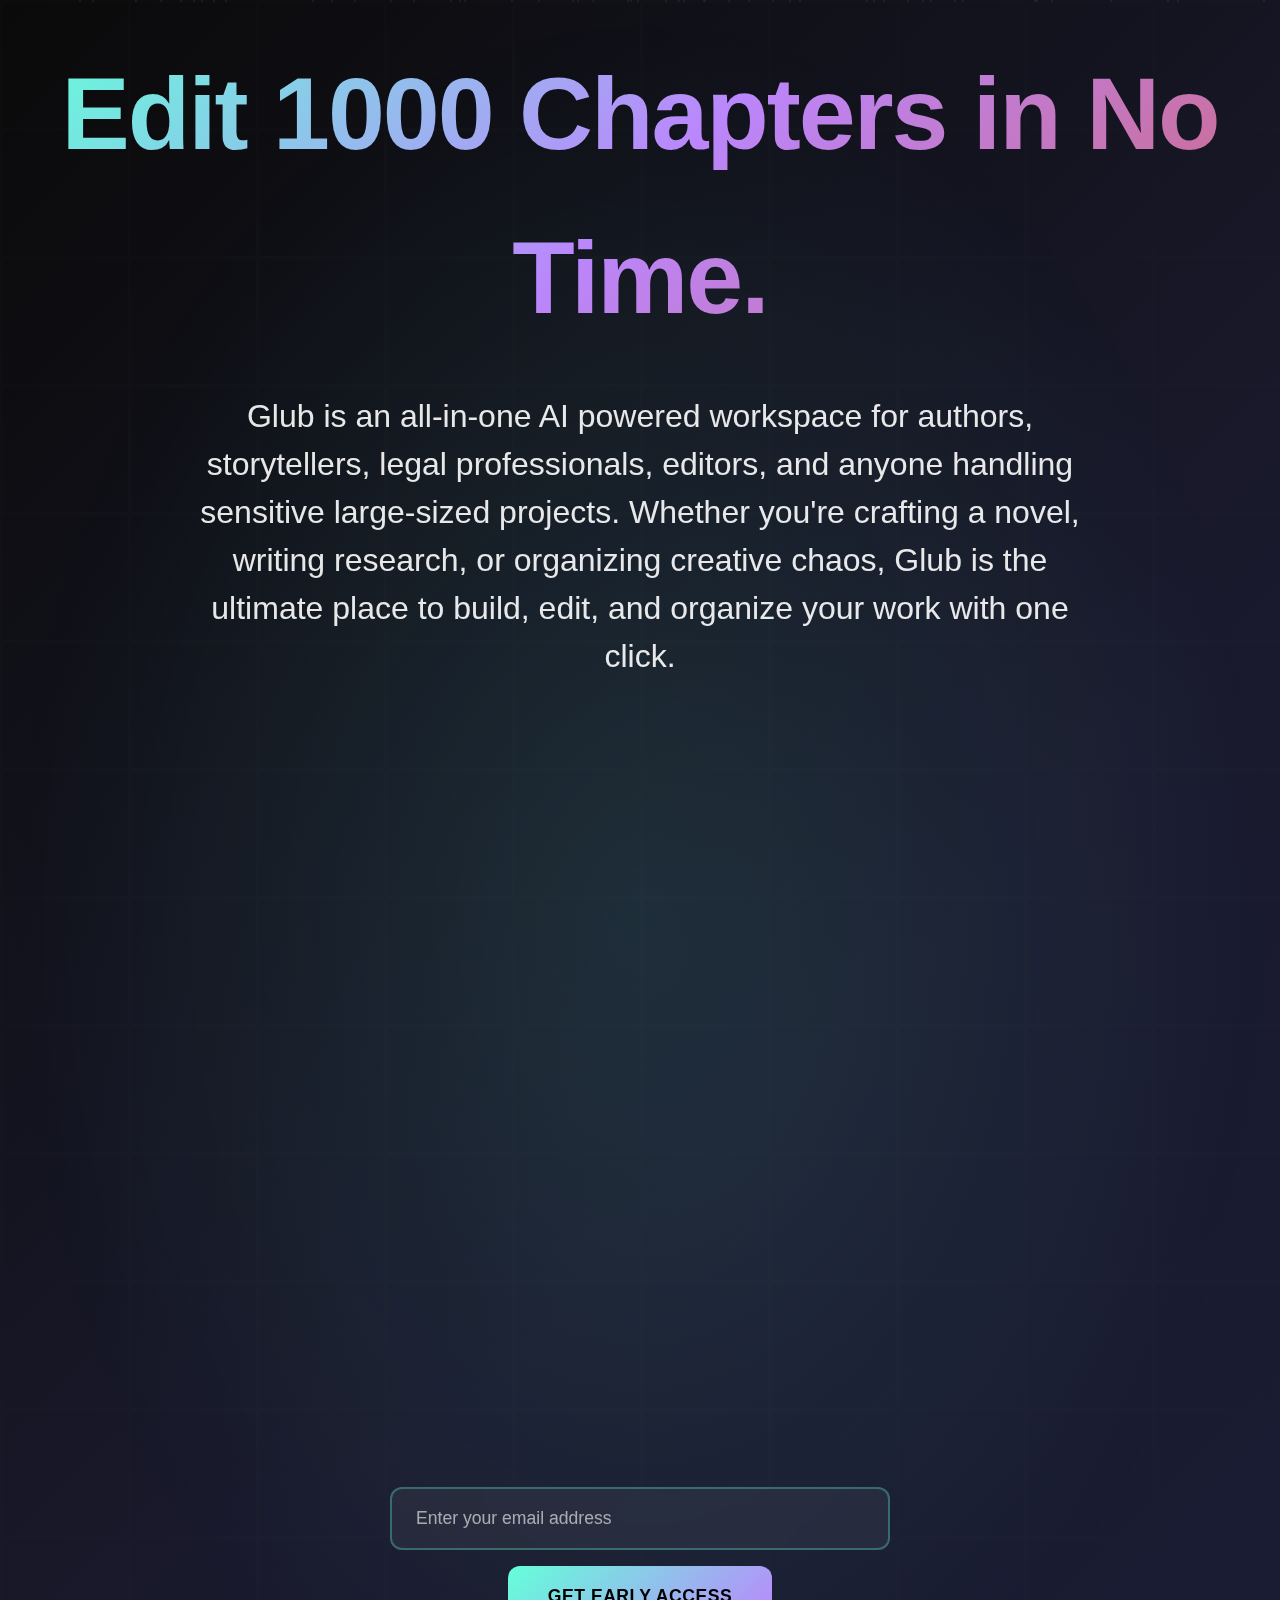
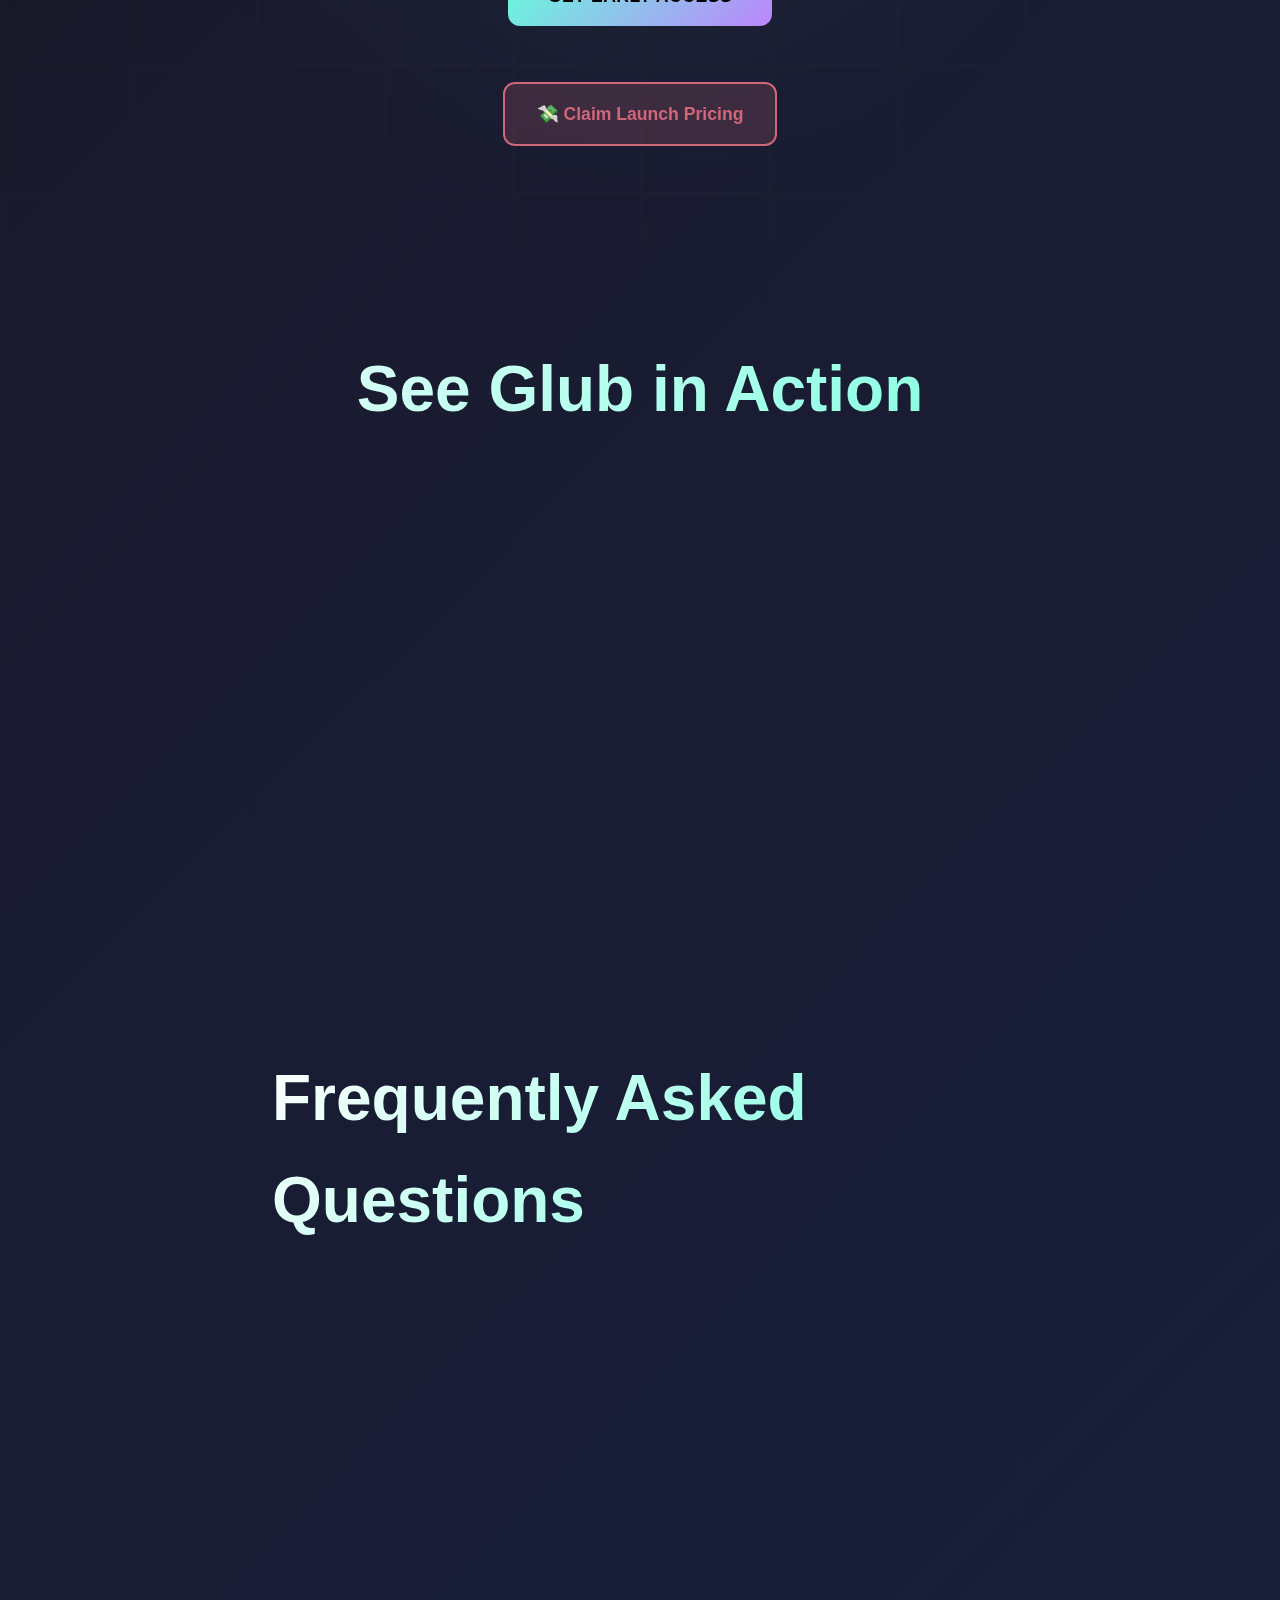
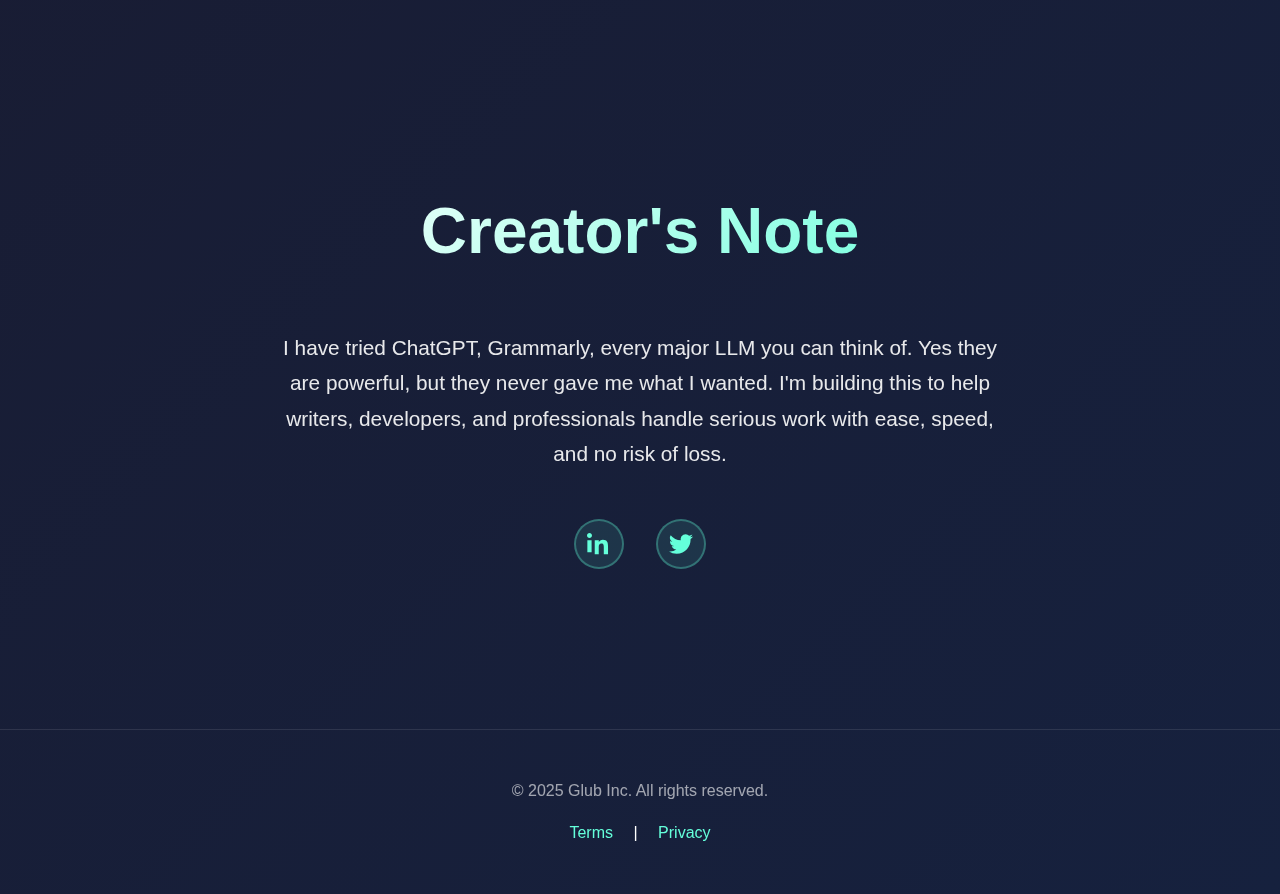
<file: index.html>
<!DOCTYPE html>
<html lang="en">
<head>
    <meta charset="UTF-8">
    <meta name="viewport" content="width=device-width, initial-scale=1.0">
    <title>Glub - Edit 1000 Chapters in No Time</title>
    <style>
        * {
            margin: 0;
            padding: 0;
            box-sizing: border-box;
        }
    body {
        font-family: -apple-system, BlinkMacSystemFont, 'Segoe UI', Roboto, Oxygen, Ubuntu, Cantarell, sans-serif;
        background: linear-gradient(135deg, #0a0a0a 0%, #1a1a2e 35%, #16213e 100%);
        color: #ffffff;
        line-height: 1.6;
        overflow-x: hidden;
    }

    /* Animated background particles */
    .bg-particles {
        position: fixed;
        top: 0;
        left: 0;
        width: 100%;
        height: 100%;
        z-index: -1;
        opacity: 0.1;
    }

    .particle {
        position: absolute;
        width: 2px;
        height: 2px;
        background: #64ffda;
        border-radius: 50%;
        animation: float 20s infinite linear;
    }

    @keyframes float {
        0% { transform: translateY(100vh) translateX(0px); opacity: 0; }
        10% { opacity: 1; }
        90% { opacity: 1; }
        100% { transform: translateY(-100vh) translateX(100px); opacity: 0; }
    }

    /* Hero Section */
    .hero {
        min-height: 100vh;
        display: flex;
        flex-direction: column;
        justify-content: center;
        align-items: center;
        text-align: center;
        padding: 2rem;
        position: relative;
        background: radial-gradient(ellipse at center, rgba(100, 255, 218, 0.1) 0%, transparent 70%);
    }

    .hero::before {
        content: '';
        position: absolute;
        top: 0;
        left: 0;
        right: 0;
        bottom: 0;
        background: url("data:image/svg+xml,%3Csvg xmlns='http://www.w3.org/2000/svg' viewBox='0 0 100 100'%3E%3Cdefs%3E%3Cpattern id='grid' width='10' height='10' patternUnits='userSpaceOnUse'%3E%3Cpath d='M 10 0 L 0 0 0 10' fill='none' stroke='%23333' stroke-width='0.5' opacity='0.3'/%3E%3C/pattern%3E%3C/defs%3E%3Crect width='100' height='100' fill='url(%23grid)'/%3E%3C/svg%3E");
        opacity: 0.2;
        z-index: -1;
        pointer-events: none;
    }

    .hero h1 {
        font-size: clamp(3rem, 8vw, 8rem);
        font-weight: 900;
        background: linear-gradient(135deg, #64ffda 0%, #bb86fc 50%, #cf6679 100%);
        -webkit-background-clip: text;
        -webkit-text-fill-color: transparent;
        background-clip: text;
        margin-bottom: 2rem;
        letter-spacing: -0.02em;
        animation: glow 3s ease-in-out infinite alternate;
    }

    @keyframes glow {
        from { filter: drop-shadow(0 0 20px rgba(100, 255, 218, 0.3)); }
        to { filter: drop-shadow(0 0 40px rgba(100, 255, 218, 0.6)); }
    }

    .tagline {
        font-size: clamp(1.2rem, 3vw, 2rem);
        max-width: 900px;
        margin: 0 auto 3rem;
        color: rgba(255, 255, 255, 0.9);
        font-weight: 300;
        line-height: 1.5;
    }

    .features-grid {
        display: grid;
        grid-template-columns: repeat(auto-fit, minmax(300px, 1fr));
        gap: 1.5rem;
        max-width: 1200px;
        margin: 3rem auto;
        padding: 0 2rem;
    }

    .feature-card {
        background: rgba(255, 255, 255, 0.05);
        backdrop-filter: blur(10px);
        border: 1px solid rgba(100, 255, 218, 0.2);
        border-radius: 20px;
        padding: 2rem;
        transition: all 0.3s ease;
        position: relative;
        overflow: hidden;
    }

    .feature-card::before {
        content: '';
        position: absolute;
        top: 0;
        left: -100%;
        width: 100%;
        height: 100%;
        background: linear-gradient(90deg, transparent, rgba(100, 255, 218, 0.1), transparent);
        transition: left 0.5s;
    }

    .feature-card:hover::before {
        left: 100%;
    }

    .feature-card:hover {
        transform: translateY(-10px);
        border-color: rgba(100, 255, 218, 0.4);
        box-shadow: 0 20px 40px rgba(100, 255, 218, 0.1);
    }

    .feature-icon {
        font-size: 2.5rem;
        margin-bottom: 1rem;
        display: block;
    }

    .feature-title {
        font-size: 1.3rem;
        font-weight: 600;
        margin-bottom: 0.5rem;
        color: #64ffda;
    }

    .feature-desc {
        color: rgba(255, 255, 255, 0.8);
        font-size: 1.1rem;
    }

    /* CTA Section */
    .cta-section {
        padding: 4rem 2rem;
        text-align: center;
    }

    .waitlist-form {
        display: flex;
        gap: 1rem;
        max-width: 500px;
        margin: 2rem auto;
        flex-wrap: wrap;
        justify-content: center;
    }

    .waitlist-form input[type="email"] {
        flex: 1;
        min-width: 280px;
        padding: 1.2rem 1.5rem;
        font-size: 1.1rem;
        border: 2px solid rgba(100, 255, 218, 0.3);
        border-radius: 12px;
        background: rgba(255, 255, 255, 0.05);
        color: white;
        backdrop-filter: blur(10px);
        transition: all 0.3s ease;
    }

    .waitlist-form input[type="email"]:focus {
        outline: none;
        border-color: #64ffda;
        box-shadow: 0 0 0 3px rgba(100, 255, 218, 0.2);
    }

    .waitlist-form input[type="email"]::placeholder {
        color: rgba(255, 255, 255, 0.6);
    }

    .waitlist-form button {
        padding: 1.2rem 2.5rem;
        font-size: 1.1rem;
        font-weight: 600;
        background: linear-gradient(135deg, #64ffda 0%, #bb86fc 100%);
        color: #000;
        border: none;
        border-radius: 12px;
        cursor: pointer;
        transition: all 0.3s ease;
        text-transform: uppercase;
        letter-spacing: 0.5px;
    }

    .waitlist-form button:hover {
        transform: translateY(-2px);
        box-shadow: 0 10px 25px rgba(100, 255, 218, 0.3);
    }

    .early-offer-button {
        display: inline-block;
        margin-top: 1.5rem;
        padding: 1rem 2rem;
        background: rgba(207, 102, 121, 0.2);
        border: 2px solid #cf6679;
        color: #cf6679;
        text-decoration: none;
        border-radius: 12px;
        font-weight: 600;
        font-size: 1.1rem;
        transition: all 0.3s ease;
    }

    .early-offer-button:hover {
        background: #cf6679;
        color: white;
        transform: translateY(-2px);
    }

    /* Screenshots Section */
    .screenshots-section {
        padding: 6rem 2rem;
        text-align: center;
    }

    .section-title {
        font-size: clamp(2.5rem, 5vw, 4rem);
        font-weight: 700;
        margin-bottom: 3rem;
        background: linear-gradient(135deg, #ffffff 0%, #64ffda 100%);
        -webkit-background-clip: text;
        -webkit-text-fill-color: transparent;
        background-clip: text;
    }

    .screenshots-grid {
        display: grid;
        grid-template-columns: repeat(auto-fit, minmax(350px, 1fr));
        gap: 2rem;
        max-width: 1200px;
        margin: 0 auto;
    }

    .screenshot-container {
        position: relative;
        overflow: hidden;
        border-radius: 20px;
        background: linear-gradient(135deg, rgba(100, 255, 218, 0.1) 0%, rgba(187, 134, 252, 0.1) 100%);
        border: 2px solid rgba(100, 255, 218, 0.2);
        transition: all 0.3s ease;
    }

    .screenshot-container:hover {
        border-color: rgba(100, 255, 218, 0.4);
        transform: scale(1.02);
    }

    .screenshot-image {
        width: 100%;
        height: auto;
        display: block;
        border-radius: 18px;
        transition: transform 0.3s ease;
    }

    .screenshot-image:hover {
        transform: scale(1.05);
    }

    .screenshot-placeholder {
        aspect-ratio: 16/10;
        background: linear-gradient(135deg, rgba(100, 255, 218, 0.1) 0%, rgba(187, 134, 252, 0.1) 100%);
        border: 2px solid rgba(100, 255, 218, 0.2);
        border-radius: 20px;
        display: flex;
        align-items: center;
        justify-content: center;
        font-size: 1.2rem;
        color: rgba(255, 255, 255, 0.7);
        transition: all 0.3s ease;
        backdrop-filter: blur(10px);
    }

    .screenshot-placeholder:hover {
        border-color: rgba(100, 255, 218, 0.4);
        transform: scale(1.02);
    }

    /* FAQ Section */
    .faq-section {
        padding: 6rem 2rem;
        max-width: 800px;
        margin: 0 auto;
    }

    .faq-item {
        margin-bottom: 1.5rem;
        background: rgba(255, 255, 255, 0.03);
        border-radius: 16px;
        overflow: hidden;
        border: 1px solid rgba(255, 255, 255, 0.1);
    }

    .faq-question {
        width: 100%;
        padding: 1.5rem 2rem;
        background: none;
        border: none;
        color: white;
        font-size: 1.2rem;
        font-weight: 600;
        text-align: left;
        cursor: pointer;
        display: flex;
        justify-content: space-between;
        align-items: center;
        transition: all 0.3s ease;
    }

    .faq-question:hover {
        background: rgba(100, 255, 218, 0.05);
    }

    .faq-answer {
        padding: 0 2rem 1.5rem;
        color: rgba(255, 255, 255, 0.8);
        font-size: 1.1rem;
        line-height: 1.6;
    }

    /* About Section */
    .about-section {
        padding: 6rem 2rem;
        text-align: center;
        max-width: 800px;
        margin: 0 auto;
    }

    .about-text {
        font-size: 1.3rem;
        color: rgba(255, 255, 255, 0.9);
        margin-bottom: 3rem;
        line-height: 1.7;
    }

    .social-links {
        display: flex;
        justify-content: center;
        gap: 2rem;
    }

    .social-links a {
        width: 50px;
        height: 50px;
        border-radius: 50%;
        background: rgba(100, 255, 218, 0.1);
        border: 2px solid rgba(100, 255, 218, 0.3);
        display: flex;
        align-items: center;
        justify-content: center;
        color: #64ffda;
        transition: all 0.3s ease;
    }

    .social-links a:hover {
        background: #64ffda;
        color: #000;
        transform: translateY(-3px);
    }

    /* Footer */
    .footer {
        padding: 3rem 2rem;
        text-align: center;
        border-top: 1px solid rgba(255, 255, 255, 0.1);
        margin-top: 4rem;
    }

    .footer p {
        color: rgba(255, 255, 255, 0.6);
        margin-bottom: 1rem;
    }

    .footer a {
        color: #64ffda;
        text-decoration: none;
        margin: 0 1rem;
        transition: color 0.3s ease;
    }

    .footer a:hover {
        color: #bb86fc;
    }

    /* Responsive Design */
    @media (max-width: 768px) {
        .features-grid {
            grid-template-columns: 1fr;
            padding: 0 1rem;
        }
        
        .waitlist-form {
            flex-direction: column;
            align-items: center;
        }
        
        .waitlist-form input[type="email"] {
            min-width: 100%;
        }
        
        .screenshots-grid {
            grid-template-columns: 1fr;
            padding: 0 1rem;
        }
    }

    /* Smooth scroll behavior */
    html {
        scroll-behavior: smooth;
    }
</style>

</head>
<body>
    <!-- Animated background particles -->
    <div class="bg-particles" id="particles"></div>
<!-- Hero Section -->
<section class="hero">
    <h1>Edit 1000 Chapters in No Time.</h1>
    <p class="tagline">
        Glub is an all-in-one AI powered workspace for authors, storytellers, legal professionals, editors, and anyone handling sensitive large-sized projects. Whether you're crafting a novel, writing research, or organizing creative chaos, Glub is the ultimate place to build, edit, and organize your work with one click. 
    </p>

    <div class="features-grid">
        <div class="feature-card">
            <span class="feature-icon">🧠</span>
            <div class="feature-title">Ultimate Book Generator</div>
            <div class="feature-desc">Generate chapters in your voice using AI</div>
        </div>
        <div class="feature-card">
            <span class="feature-icon">✍️</span>
            <div class="feature-title">Smart Context-Aware Editing</div>
            <div class="feature-desc">It reads your entire files before touching it</div>
        </div>
        <div class="feature-card">
            <span class="feature-icon">📦</span>
            <div class="feature-title">One-Click Export</div>
            <div class="feature-desc">Export to PDF, DOCX, Markdown with one click</div>
        </div>
        <div class="feature-card">
            <span class="feature-icon">📚</span>
            <div class="feature-title">Custom Workflows</div>
            <div class="feature-desc">Tailored for writers & creators</div>
        </div>
        <div class="feature-card">
            <span class="feature-icon">🎯</span>
            <div class="feature-title">Hyper Personalized Guidance</div>
            <div class="feature-desc">No need to explain context, Glub digests your work realtime to offer all the help you need</div>
        </div>
         <div class="feature-card">
            <span class="feature-icon">🤖</span>
            <div class="feature-title">Glub Bot</div>
            <div class="feature-desc">The magician behind the scene, a 24/7 super smart assistant - breaks writer's block and dishes out solutions to any problem in seconds.</div>
        </div>
    </div>
    <div class="cta-section">
        <form
            action="https://henry-penflox.kit.com/002a841e13"
            method="post"
            class="waitlist-form"
        >
            <input
                type="email"
                name="email_address"
                placeholder="Enter your email address"
                required
            />
            <input type="hidden" name="id" value="002a841e13" />
            <button type="submit">Get Early Access</button>
        </form>
        <a class="early-offer-button" href="https://your-payment-page.com" target="_blank" rel="noopener noreferrer">
            💸 Claim Launch Pricing
        </a>
    </div>
</section>

<!-- Screenshots Section -->
<section class="screenshots-section">
    <h2 class="section-title">See Glub in Action</h2>
    <div class="screenshots-grid">
        <div class="screenshot-container">
            <img src="https://github.com/Cad-e-t/GlubPagePhhotos/blob/main/glub%20main%20page%20screenshot.png?raw=true"
                 alt="Home View" 
                 class="screenshot-image"
                 onerror="this.parentElement.innerHTML='<div class=\'screenshot-placeholder\'>Home View - Image Loading...</div>'">
        </div>
        <div class="screenshot-container">
            <img src="https://github.com/Cad-e-t/GlubPagePhhotos/blob/main/glub%20workspace%20screenshot.png?raw=true"
                 alt="Smart Editing Dashboard" 
                 class="screenshot-image"
                 onerror="this.parentElement.innerHTML='<div class=\'screenshot-placeholder\'>Smart Editing Dashboard - Image Loading...</div>'">
        </div>
    </div>
</section>

<!-- FAQ Section -->
<section class="faq-section">
    <h2 class="section-title">Frequently Asked Questions</h2>
    <div class="faq-item">
        <button class="faq-question" onclick="toggleFaq(this)">
            Is Glub free to use?
            <span>+</span>
        </button>
        <div class="faq-answer" style="display: none;">
            We will offer a free tier with essential features and a credit system for advanced usage. Perfect for getting started and exploring what Glub can do for your projects.
        </div>
    </div>
    <div class="faq-item">
        <button class="faq-question" onclick="toggleFaq(this)">
            What can I use Glub for?
            <span>+</span>
        </button>
        <div class="faq-answer" style="display: none;">
            Anything from writing books, managing sensitive documents, to debugging code files. Glub handles large projects with context awareness and intelligent assistance.
        </div>
    </div>
    <div class="faq-item">
        <button class="faq-question" onclick="toggleFaq(this)">
            How does the AI understand my writing style?
            <span>+</span>
        </button>
        <div class="faq-answer" style="display: none;">
            Glub analyzes your existing content to learn your voice, tone, and style patterns. The more you use it, the better it becomes at matching your unique writing approach.
        </div>
    </div>
</section>

<!-- About Section -->
<section class="about-section">
    <h2 class="section-title">Creator's Note</h2>
    <p class="about-text">
        I have tried ChatGPT, Grammarly, every major LLM you can think of. Yes they are powerful, but they never gave me what I wanted. I'm building this to help writers, developers, and professionals handle serious work with ease, speed, and no risk of loss.
    </p>
    <div class="social-links">
        <a href="https://www.linkedin.com/in/penflox100/" target="_blank" rel="noopener noreferrer" aria-label="LinkedIn">
            <svg width="24" height="24" viewBox="0 0 24 24" fill="currentColor">
                <path d="M4.98 3.5C4.98 4.88 3.88 6 2.5 6S0 4.88 0 3.5 1.12 1 2.5 1s2.48 1.12 2.48 2.5zM.36 8.33h4.24v12H.36v-12zm7.37 0h4.07v1.74h.06c.57-1.08 1.97-2.22 4.05-2.22 4.32 0 5.12 2.84 5.12 6.54v7.94h-4.24v-7.04c0-1.68-.03-3.85-2.35-3.85-2.35 0-2.7 1.83-2.7 3.73v7.16H7.73v-12z"/>
            </svg>
        </a>
        <a href="https://x.com/Cad_e_t" target="_blank" rel="noopener noreferrer" aria-label="Twitter">
            <svg width="24" height="24" viewBox="0 0 24 24" fill="currentColor">
                <path d="M24 4.56a9.83 9.83 0 0 1-2.83.77 4.93 4.93 0 0 0 2.16-2.72 9.92 9.92 0 0 1-3.13 1.2 4.92 4.92 0 0 0-8.38 4.49 13.94 13.94 0 0 1-10.12-5.13 4.93 4.93 0 0 0 1.52 6.56 4.9 4.9 0 0 1-2.23-.62v.06a4.92 4.92 0 0 0 3.95 4.82 4.92 4.92 0 0 1-2.22.08 4.92 4.92 0 0 0 4.59 3.42A9.87 9.87 0 0 1 0 19.54a13.93 13.93 0 0 0 7.55 2.21c9.06 0 14.02-7.5 14.02-14v-.64A9.99 9.99 0 0 0 24 4.56z"/>
            </svg>
        </a>
    </div>
</section>

<!-- Footer -->
<footer class="footer">
    <p>&copy; 2025 Glub Inc. All rights reserved.</p>
    <a href="#">Terms</a> | <a href="#">Privacy</a>
</footer>

<script>
    // Create animated background particles
    function createParticles() {
        const container = document.getElementById('particles');
        const particleCount = 50;
        
        for (let i = 0; i < particleCount; i++) {
            const particle = document.createElement('div');
            particle.className = 'particle';
            particle.style.left = Math.random() * 100 + '%';
            particle.style.animationDelay = Math.random() * 20 + 's';
            particle.style.animationDuration = (Math.random() * 10 + 15) + 's';
            container.appendChild(particle);
        }
    }

    // Toggle FAQ items
    function toggleFaq(button) {
        const answer = button.nextElementSibling;
        const icon = button.querySelector('span');
        
        if (answer.style.display === 'none' || answer.style.display === '') {
            answer.style.display = 'block';
            icon.textContent = '−';
        } else {
            answer.style.display = 'none';
            icon.textContent = '+';
        }
    }

    // Initialize particles when page loads
    document.addEventListener('DOMContentLoaded', createParticles);

    // Add scroll-triggered animations
    function handleScroll() {
        const elements = document.querySelectorAll('.feature-card, .screenshot-container, .faq-item');
        elements.forEach(el => {
            const rect = el.getBoundingClientRect();
            if (rect.top < window.innerHeight * 0.8) {
                el.style.opacity = '1';
                el.style.transform = 'translateY(0)';
            }
        });
    }

    // Set initial state for scroll animations
    document.addEventListener('DOMContentLoaded', () => {
        const elements = document.querySelectorAll('.feature-card, .screenshot-container, .faq-item');
        elements.forEach(el => {
            el.style.opacity = '0';
            el.style.transform = 'translateY(50px)';
            el.style.transition = 'all 0.6s ease';
        });
    });

    window.addEventListener('scroll', handleScroll);
    handleScroll(); // Check initial state
</script>

</body>
</html>
</file>
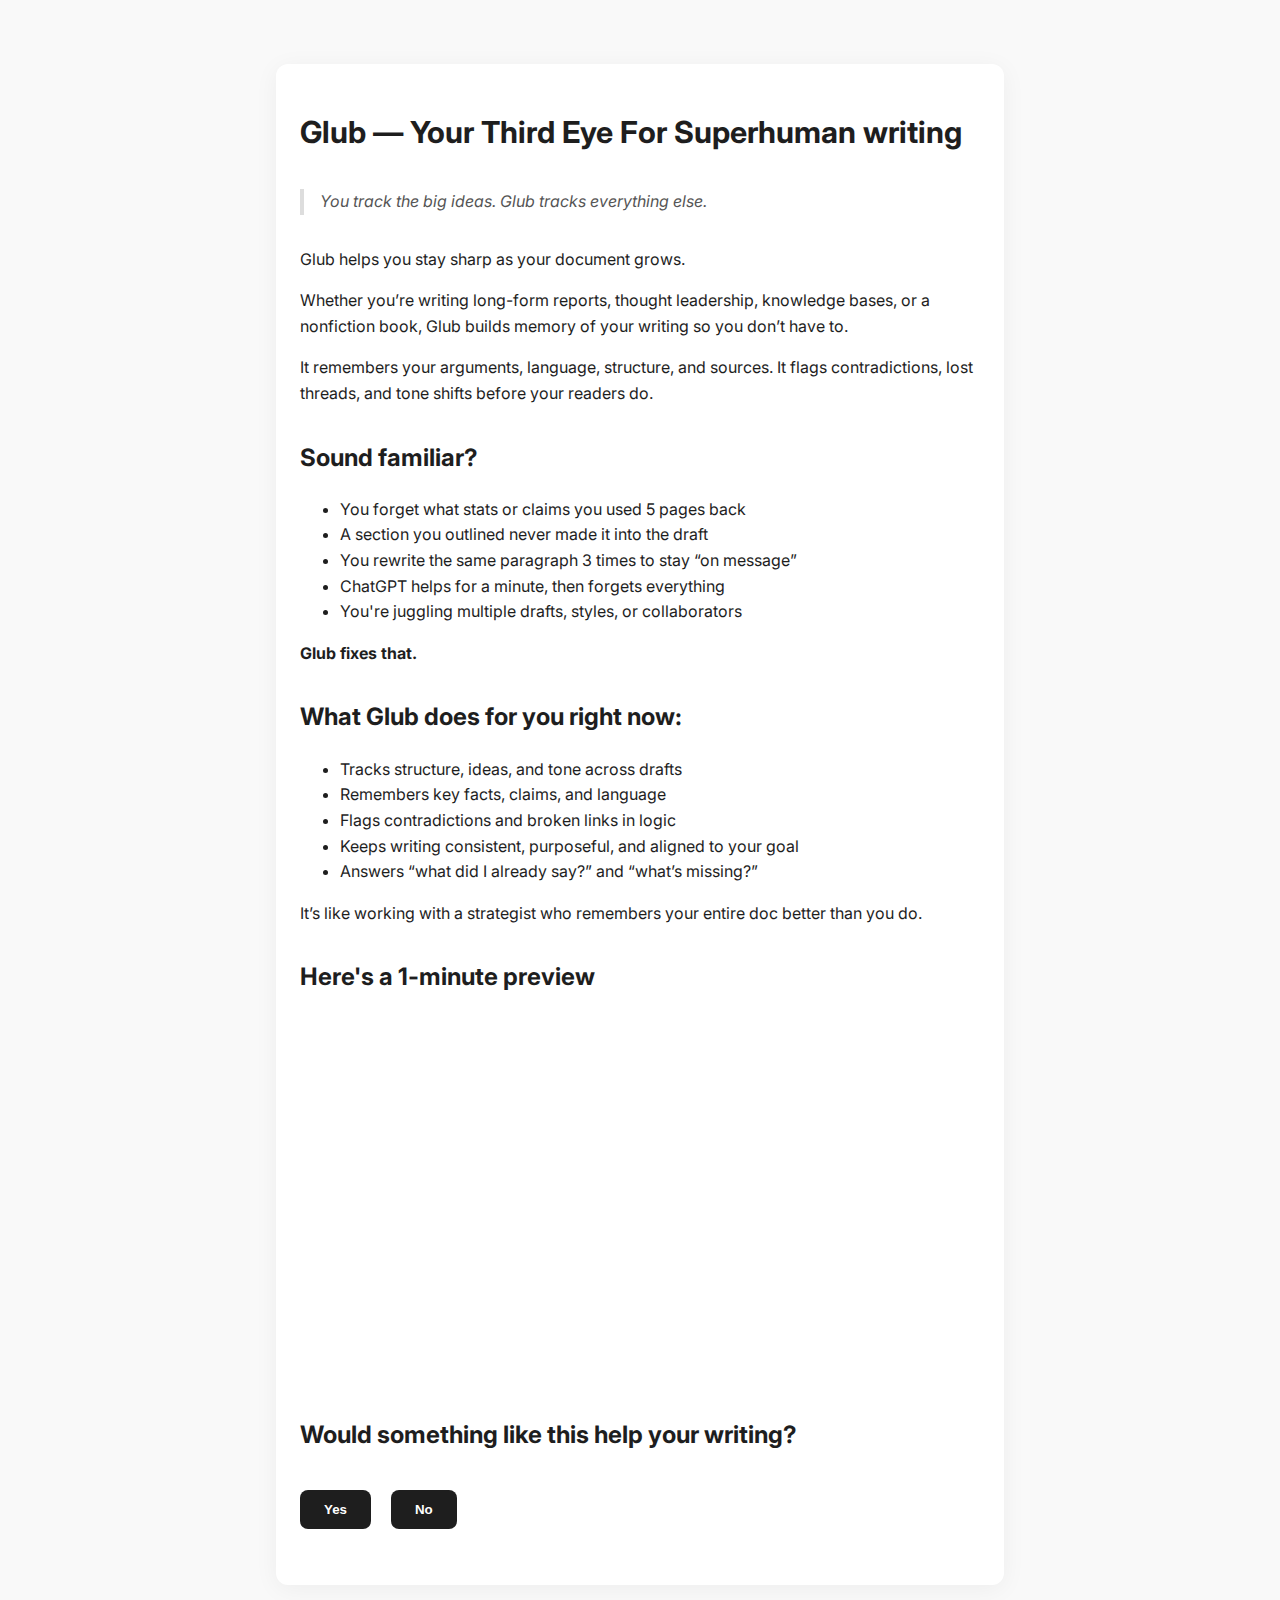
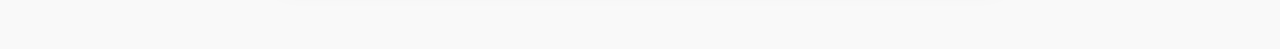
<file: advanced.html>
<!DOCTYPE html>
<html lang="en">
<head>
  <meta charset="UTF-8" />
  <meta name="viewport" content="width=device-width, initial-scale=1.0" />
  <title>Glub — Your Third Eye for Superhuman Writing</title>
  <link href="https://fonts.googleapis.com/css2?family=Inter:wght@400;600&display=swap" rel="stylesheet">
  <script async src="https://www.googletagmanager.com/gtag/js?id=G-LCWJW5VH9X"></script>
  <script src="https://f.convertkit.com/ckjs/ck.5.js"></script>
  <script>
    window.dataLayer = window.dataLayer || [];
    function gtag(){dataLayer.push(arguments);}
    gtag('js', new Date());
    gtag('config', 'G-LCWJW5VH9X');
  </script>
  <style>
    body {
      font-family: 'Inter', sans-serif;
      margin: 0;
      padding: 0;
      background-color: #f9f9f9;
      color: #1e1e1e;
      line-height: 1.6;
    }
    .container {
      max-width: 680px;
      margin: 4rem auto;
      padding: 1.5rem;
      background: white;
      border-radius: 12px;
      box-shadow: 0 4px 24px rgba(0, 0, 0, 0.05);
    }
    h1 {
      font-size: 1.9rem;
      margin-bottom: 1rem;
    }
    .section {
      margin: 2rem 0;
    }
    iframe {
      width: 100%;
      height: 360px;
      border: none;
      border-radius: 10px;
    }
    .button {
      background-color: #1e1e1e;
      color: white;
      padding: 0.75rem 1.5rem;
      border: none;
      border-radius: 8px;
      cursor: pointer;
      font-weight: 600;
    }
    .poll-buttons button {
      margin-right: 1rem;
      margin-top: 1rem;
    }
    .hidden {
      display: none;
    }
    input[type="email"] {
      padding: 0.6rem;
      border: 1px solid #ccc;
      border-radius: 6px;
      width: 100%;
      margin: 0.75rem 0;
    }
    blockquote {
      font-style: italic;
      color: #555;
      border-left: 4px solid #ddd;
      padding-left: 1rem;
      margin: 1rem 0;
    }
    /* ConvertKit form custom styles to match original design */
    .formkit-form {
      margin: 0.75rem 0;
    }
    .formkit-form .formkit-input {
      padding: 0.6rem !important;
      border: 1px solid #ccc !important;
      border-radius: 6px !important;
      width: 100% !important;
      margin: 0 0 0.75rem 0 !important;
      box-sizing: border-box !important;
      font-family: 'Inter', sans-serif !important;
    }
    .formkit-form .formkit-submit {
      background-color: #1e1e1e !important;
      color: white !important;
      padding: 0.75rem 1.5rem !important;
      border: none !important;
      border-radius: 8px !important;
      cursor: pointer !important;
      font-weight: 600 !important;
      font-family: 'Inter', sans-serif !important;
      width: auto !important;
    }
    .formkit-form .formkit-submit:hover,
    .formkit-form .formkit-submit:focus {
      background-color: #333 !important;
    }
    .formkit-form .formkit-powered-by-convertkit-container {
      display: none !important; /* Hide Built with Kit branding */
    }
    .formkit-form .formkit-fields {
      display: flex !important;
      flex-direction: column !important;
      align-items: flex-start !important;
    }
    .formkit-form .formkit-field {
      width: 100% !important;
    }
    /* Hide ConvertKit success message */
    .formkit-alert-success {
      display: none !important;
    }
  </style>
</head>
<body>
  <div class="container">
    <h1>Glub — Your Third Eye For Superhuman writing</h1>

    <div class="section">
      <blockquote>You track the big ideas. Glub tracks everything else.</blockquote>
    </div>

    <div class="section">
      <p>
        Glub helps you stay sharp as your document grows.
      </p>
      <p>
        Whether you’re writing long-form reports, thought leadership, knowledge bases, or a nonfiction book, Glub builds memory of your writing so you don’t have to.
      </p>
      <p>
        It remembers your arguments, language, structure, and sources. It flags contradictions, lost threads, and tone shifts before your readers do.
      </p>
    </div>

    <div class="section">
      <h2>Sound familiar?</h2>
      <ul>
        <li>You forget what stats or claims you used 5 pages back</li>
        <li>A section you outlined never made it into the draft</li>
        <li>You rewrite the same paragraph 3 times to stay “on message”</li>
        <li>ChatGPT helps for a minute, then forgets everything</li>
        <li>You're juggling multiple drafts, styles, or collaborators</li>
      </ul>
      <p><strong>Glub fixes that.</strong></p>
    </div>

    <div class="section">
      <h2>What Glub does for you right now:</h2>
      <ul>
        <li>Tracks structure, ideas, and tone across drafts</li>
        <li>Remembers key facts, claims, and language</li>
        <li>Flags contradictions and broken links in logic</li>
        <li>Keeps writing consistent, purposeful, and aligned to your goal</li>
        <li>Answers “what did I already say?” and “what’s missing?”</li>
      </ul>
      <p>
        It’s like working with a strategist who remembers your entire doc better than you do.
      </p>
    </div>

    <div class="section">
      <h2>Here's a 1-minute preview</h2>
      <iframe src="https://www.youtube.com/embed/x5R0BikwJIU" allowfullscreen></iframe>
    </div>

    <div class="section">
      <h2>Would something like this help your writing?</h2>
      <div class="poll-buttons">
        <button class="button" onclick="handlePoll('yes')">Yes</button>
        <button class="button" onclick="handlePoll('no')">No</button>
      </div>
    </div>

    <div class="section hidden" id="thank-you">
      <p>Thank you for checking it out. If you’re curious to follow Glub’s progress, feel free to <a href="https://discord.gg/TDARC4ga">join the Discord</a>.</p>
    </div>

    <div class="section hidden" id="email-form">
      <p>Awesome. Want to try Glub before it launches?</p>
      <form action="https://app.kit.com/forms/8138944/subscriptions" class="seva-form formkit-form" method="post" data-sv-form="8138944" data-uid="28d2c36cf0" data-format="inline" data-version="5" data-options='{"settings":{"after_subscribe":{"action":"none","success_message":"Success! Now check your email to confirm your subscription.","redirect_url":""},"analytics":{"google":null,"fathom":null,"facebook":null,"segment":null,"pinterest":null,"sparkloop":null,"googletagmanager":null},"modal":{"trigger":"timer","scroll_percentage":null,"timer":5,"devices":"all","show_once_every":15},"powered_by":{"show":false,"url":"https://kit.com/features/forms?utm_campaign=poweredby&utm_content=form&utm_medium=referral&utm_source=dynamic"},"recaptcha":{"enabled":false},"return_visitor":{"action":"show","custom_content":""},"slide_in":{"display_in":"bottom_right","trigger":"timer","scroll_percentage":null,"timer":5,"devices":"all","show_once_every":15},"sticky_bar":{"display_in":"top","trigger":"timer","scroll_percentage":null,"timer":5,"devices":"all","show_once_every":15}},"version":"5"}' min-width="400 500 600 700 800">
        <div data-style="clean">
          <ul class="formkit-alert formkit-alert-error" data-element="errors" data-group="alert"></ul>
          <div data-element="fields" data-stacked="false" class="seva-fields formkit-fields">
            <div class="formkit-field">
              <input class="formkit-input" name="email_address" aria-label="Email Address" placeholder="Enter your email" required="" type="email">
            </div>
            <button data-element="submit" class="formkit-submit formkit-submit">
              <div class="formkit-spinner"><div></div><div></div><div></div></div>
              <span>Join the Waitlist</span>
            </button>
          </div>
          <div class="formkit-powered-by-convertkit-container">
            <a href="https://kit.com/features/forms?utm_campaign=poweredby&utm_content=form&utm_medium=referral&utm_source=dynamic" data-element="powered-by" class="formkit-powered-by-convertkit" data-variant="dark" target="_blank" rel="nofollow">Built with Kit</a>
          </div>
        </div>
      </form>
    </div>

    <div class="section hidden" id="final-step">
      <p>Perfect. You're now early. Want to support Glub and lock in lifetime pricing before public launch?</p>
      <a href="https://glub-eight.vercel.app/payment-gate.html" class="button">View Lifetime Deal</a>
    </div>
  </div>

  <script>
    function handlePoll(choice) {
      if (choice === 'yes') {
        document.getElementById('email-form').classList.remove('hidden');
        document.getElementById('thank-you').classList.add('hidden');
        if (typeof gtag === 'function' && !localStorage.getItem('yes_clicked')) {
          gtag('event', 'poll_click', {
            event_category: 'poll',
            event_label: 'yes'
          });
          localStorage.setItem('yes_clicked', 'true');
        }
      } else {
        document.getElementById('thank-you').classList.remove('hidden');
        document.getElementById('email-form').classList.add('hidden');
        if (typeof gtag === 'function') {
          gtag('event', 'poll_click', {
            event_category: 'poll',
            event_label: 'no'
          });
        }
      }
    }

    // Detect ConvertKit form submission
    document.addEventListener('DOMContentLoaded', function() {
      const form = document.querySelector('.formkit-form');
      if (form) {
        form.addEventListener('submit', function() {
          // Delay to allow ConvertKit to process submission
          setTimeout(function() {
            document.getElementById('final-step').classList.remove('hidden');
          }, 1000); // Adjust delay if needed
        });
      }
    });
  </script>
</body>
</html>
</file>
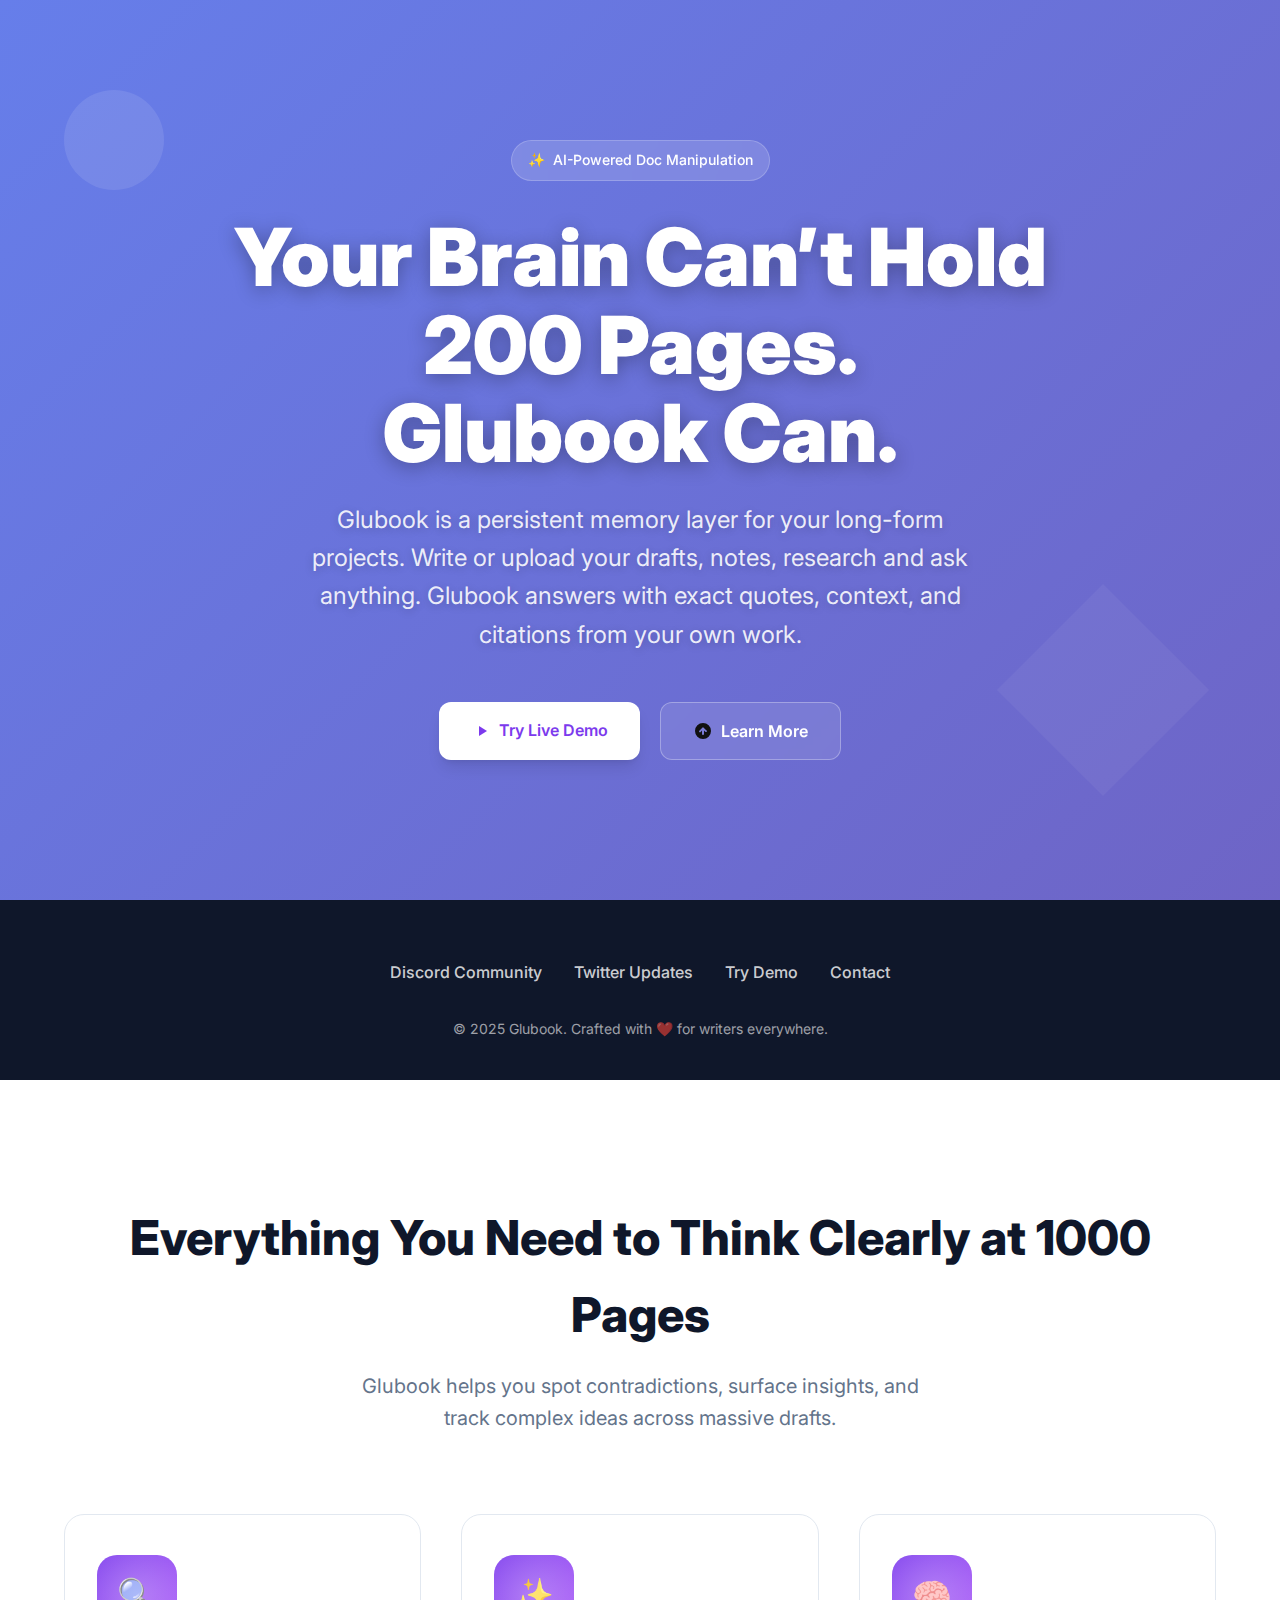
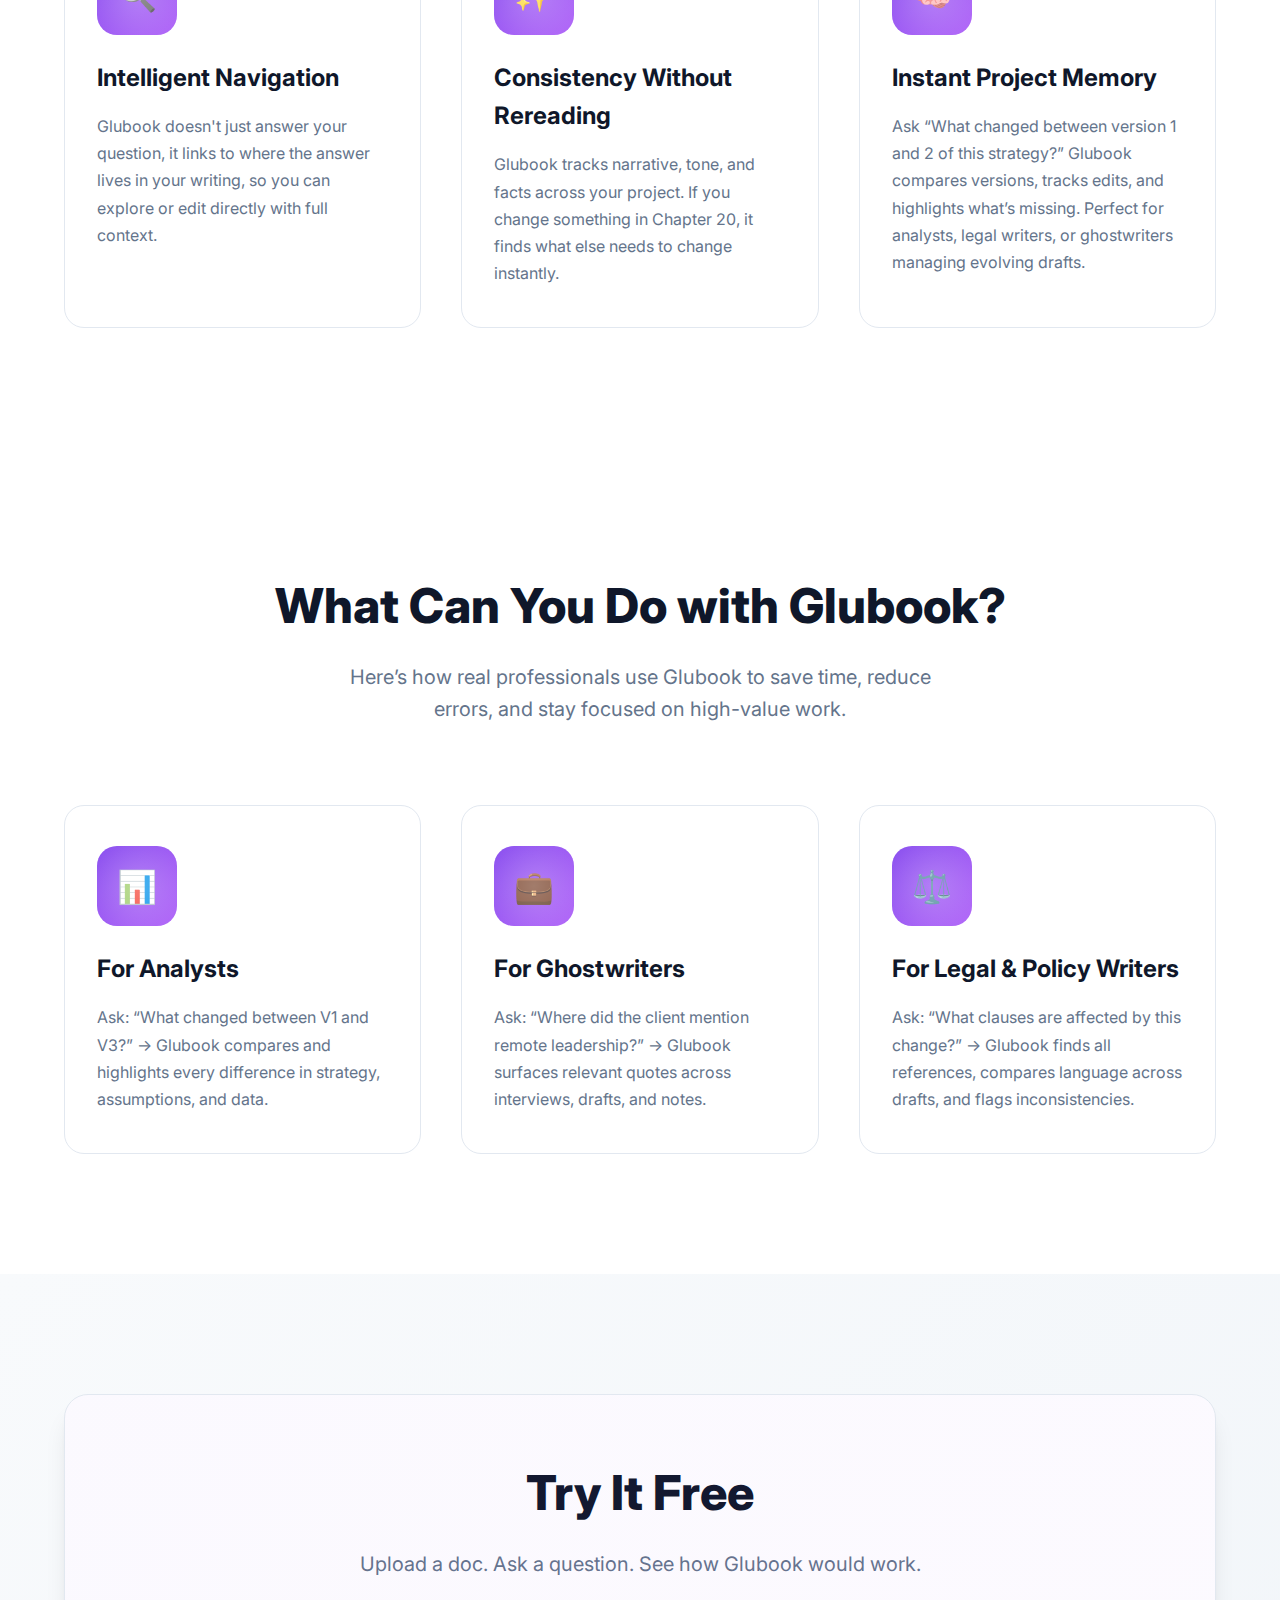
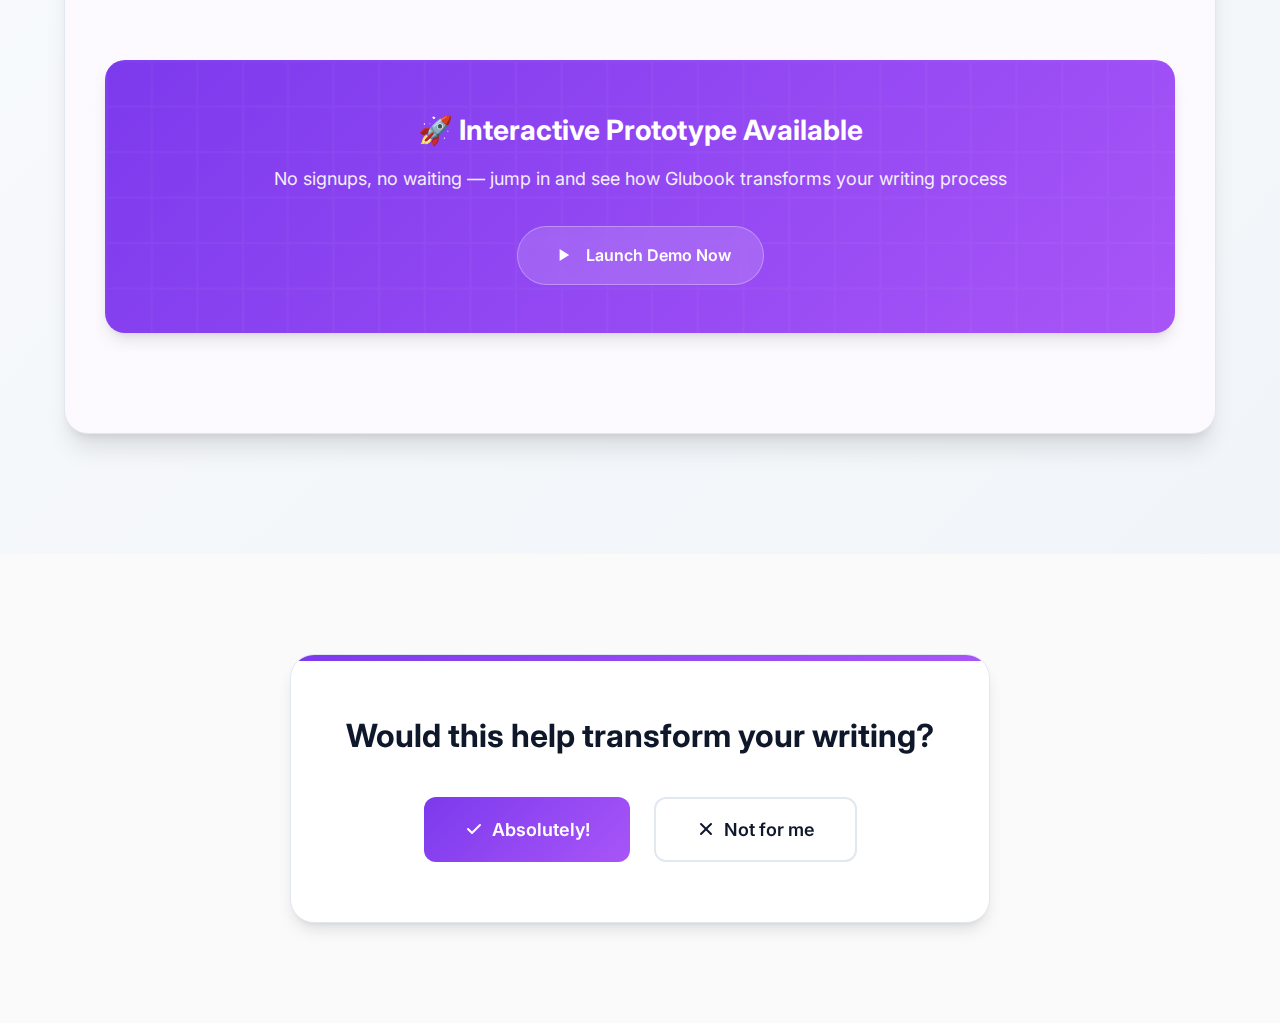
<file: glubook.home.html>
<!DOCTYPE html>
<html lang="en">
<head>
  <meta charset="UTF-8" />
  <meta name="viewport" content="width=device-width, initial-scale=1.0" />
  <title>Glubook for Big Docs.</title>
  <link href="https://fonts.googleapis.com/css2?family=Inter:wght@300;400;500;600;700;800;900&display=swap" rel="stylesheet">
  <!-- Google Analytics Script -->
  <script async src="https://www.googletagmanager.com/gtag/js?id=G-LCWJW5VH9X"></script>
  <script>
    window.dataLayer = window.dataLayer || [];
    function gtag(){dataLayer.push(arguments);}
    gtag('js', new Date());
    gtag('config', 'G-LCWJW5VH9X');
  </script>
  <style>
    :root {
      --primary-font: 'Inter', sans-serif;
      --primary-color: #0f172a;
      --secondary-color: #1e293b;
      --accent-color: #7c3aed;
      --accent-secondary: #a855f7;
      --success-color: #10b981;
      --warning-color: #f59e0b;
      --danger-color: #ef4444;
      --background: #fafafa;
      --surface: #ffffff;
      --text-primary: #0f172a;
      --text-secondary: #64748b;
      --text-muted: #94a3b8;
      --border-color: #e2e8f0;
      --gradient-primary: linear-gradient(135deg, #667eea 0%, #764ba2 100%);
      --gradient-accent: linear-gradient(135deg, #7c3aed 0%, #a855f7 100%);
      --gradient-surface: linear-gradient(135deg, #f8fafc 0%, #f1f5f9 100%);
      --shadow-sm: 0 1px 2px 0 rgb(0 0 0 / 0.05);
      --shadow-md: 0 4px 6px -1px rgb(0 0 0 / 0.1), 0 2px 4px -2px rgb(0 0 0 / 0.1);
      --shadow-lg: 0 10px 15px -3px rgb(0 0 0 / 0.1), 0 4px 6px -4px rgb(0 0 0 / 0.1);
      --shadow-xl: 0 20px 25px -5px rgb(0 0 0 / 0.1), 0 8px 10px -6px rgb(0 0 0 / 0.1);
      --blur-sm: blur(4px);
      --blur-md: blur(8px);
    }

    * {
      margin: 0;
      padding: 0;
      box-sizing: border-box;
    }

    body {
      font-family: var(--primary-font);
      background: var(--background);
      color: var(--text-primary);
      line-height: 1.6;
      font-size: 16px;
      overflow-x: hidden;
    }

    /* Animated Background */
    .animated-bg {
      position: fixed;
      top: 0;
      left: 0;
      width: 100%;
      height: 100%;
      z-index: -1;
      background: linear-gradient(45deg, #f0f9ff, #faf5ff, #f0fdf4);
      background-size: 400% 400%;
      animation: gradientShift 15s ease infinite;
    }

    @keyframes gradientShift {
      0% { background-position: 0% 50%; }
      50% { background-position: 100% 50%; }
      100% { background-position: 0% 50%; }
    }

    /* Floating Elements */
    .floating-elements {
      position: fixed;
      top: 0;
      left: 0;
      width: 100%;
      height: 100%;
      pointer-events: none;
      z-index: -1;
    }

    .floating-element {
      position: absolute;
      opacity: 0.1;
      animation: float 20s infinite ease-in-out;
    }

    .floating-element:nth-child(1) {
      top: 20%;
      left: 10%;
      animation-delay: 0s;
      font-size: 2rem;
    }

    .floating-element:nth-child(2) {
      top: 60%;
      right: 15%;
      animation-delay: 5s;
      font-size: 1.5rem;
    }

    .floating-element:nth-child(3) {
      bottom: 30%;
      left: 20%;
      animation-delay: 10s;
      font-size: 1.8rem;
    }

    @keyframes float {
      0%, 100% { transform: translateY(0px) rotate(0deg); }
      33% { transform: translateY(-20px) rotate(5deg); }
      66% { transform: translateY(10px) rotate(-3deg); }
    }

    .container {
      max-width: 1200px;
      margin: 0 auto;
      padding: 0 24px;
    }

    /* Enhanced Hero Section */
    .hero-section {
      min-height: 100vh;
      display: flex;
      align-items: center;
      justify-content: center;
      text-align: center;
      position: relative;
      background: var(--gradient-primary);
      background-size: 200% 200%;
      animation: gradientShift 20s ease infinite;
      overflow: hidden;
    }

    .hero-content {
      position: relative;
      z-index: 2;
      max-width: 900px;
      margin: 0 auto;
      padding: 60px 24px;
    }

    .hero-badge {
      display: inline-flex;
      align-items: center;
      gap: 8px;
      background: rgba(255, 255, 255, 0.15);
      backdrop-filter: var(--blur-sm);
      border: 1px solid rgba(255, 255, 255, 0.2);
      padding: 8px 16px;
      border-radius: 50px;
      color: white;
      font-size: 14px;
      font-weight: 500;
      margin-bottom: 32px;
      animation: fadeInUp 1s ease 0.2s both;
    }

    .hero-title {
      font-size: clamp(3rem, 8vw, 5rem);
      font-weight: 900;
      color: white;
      margin-bottom: 24px;
      line-height: 1.1;
      animation: fadeInUp 1s ease 0.4s both;
      text-shadow: 0 4px 20px rgba(0, 0, 0, 0.3);
    }

    .hero-subtitle {
      font-size: clamp(1.125rem, 3vw, 1.5rem);
      color: rgba(255, 255, 255, 0.9);
      margin-bottom: 48px;
      max-width: 700px;
      margin-left: auto;
      margin-right: auto;
      font-weight: 400;
      animation: fadeInUp 1s ease 0.6s both;
      text-shadow: 0 2px 10px rgba(0, 0, 0, 0.2);
    }

    .hero-cta {
      display: flex;
      gap: 20px;
      justify-content: center;
      flex-wrap: wrap;
      animation: fadeInUp 1s ease 0.8s both;
    }

    .btn {
      display: inline-flex;
      align-items: center;
      gap: 8px;
      padding: 16px 32px;
      border-radius: 12px;
      font-weight: 600;
      font-size: 16px;
      text-decoration: none;
      transition: all 0.3s cubic-bezier(0.4, 0, 0.2, 1);
      cursor: pointer;
      border: none;
      font-family: inherit;
      position: relative;
      overflow: hidden;
    }

    .btn::before {
      content: '';
      position: absolute;
      top: 0;
      left: -100%;
      width: 100%;
      height: 100%;
      background: linear-gradient(90deg, transparent, rgba(255, 255, 255, 0.2), transparent);
      transition: left 0.5s;
    }

    .btn:hover::before {
      left: 100%;
    }

    .btn-primary {
      background: white;
      color: var(--accent-color);
      box-shadow: var(--shadow-lg);
    }

    .btn-primary:hover {
      transform: translateY(-3px);
      box-shadow: var(--shadow-xl);
      background: #f8fafc;
    }

    .btn-secondary {
      background: rgba(255, 255, 255, 0.1);
      color: white;
      border: 1px solid rgba(255, 255, 255, 0.3);
      backdrop-filter: var(--blur-sm);
    }

    #final-step .btn-secondary:hover {
      background: rgba(255, 255, 255, 0.2);
      transform: translateY(-2px);
    }

    #final-step .btn.btn-secondary {
      color: #111 !important;
      border-color: #222 !important;
    }
    
    .btn.btn-secondary svg {
      fill: #111 !important;
    }

    /* Geometric Decorations */
    .hero-decoration {
      position: absolute;
      pointer-events: none;
    }

    .decoration-1 {
      top: 10%;
      left: 5%;
      width: 100px;
      height: 100px;
      background: rgba(255, 255, 255, 0.1);
      border-radius: 50%;
      animation: float 15s infinite ease-in-out;
    }

    .decoration-2 {
      bottom: 15%;
      right: 8%;
      width: 150px;
      height: 150px;
      background: rgba(255, 255, 255, 0.05);
      transform: rotate(45deg);
      animation: float 20s infinite ease-in-out reverse;
    }

    /* Enhanced Features Section */
    .features-section {
      padding: 120px 0;
      background: var(--surface);
      position: relative;
    }

    .section-header {
      text-align: center;
      margin-bottom: 80px;
    }

    .section-title {
      font-size: clamp(2rem, 5vw, 3rem);
      font-weight: 800;
      color: var(--text-primary);
      margin-bottom: 16px;
    }

    .section-subtitle {
      font-size: 1.25rem;
      color: var(--text-secondary);
      max-width: 600px;
      margin: 0 auto;
    }

    .features-grid {
      display: grid;
      grid-template-columns: repeat(auto-fit, minmax(350px, 1fr));
      gap: 40px;
      margin-top: 60px;
    }

    .feature-card {
      background: var(--surface);
      border-radius: 20px;
      padding: 40px 32px;
      position: relative;
      border: 1px solid var(--border-color);
      transition: all 0.4s cubic-bezier(0.4, 0, 0.2, 1);
      overflow: hidden;
    }

    .feature-card::before {
      content: '';
      position: absolute;
      top: 0;
      left: 0;
      right: 0;
      height: 4px;
      background: var(--gradient-accent);
      transform: scaleX(0);
      transition: transform 0.3s ease;
    }

    .feature-card:hover::before {
      transform: scaleX(1);
    }

    .feature-card:hover {
      transform: translateY(-12px);
      box-shadow: var(--shadow-xl);
      border-color: rgba(124, 58, 237, 0.2);
    }

    .feature-icon {
      width: 80px;
      height: 80px;
      background: var(--gradient-accent);
      border-radius: 20px;
      display: flex;
      align-items: center;
      justify-content: center;
      font-size: 2rem;
      margin-bottom: 24px;
      position: relative;
      overflow: hidden;
    }

    .feature-icon::after {
      content: '';
      position: absolute;
      top: -50%;
      left: -50%;
      width: 200%;
      height: 200%;
      background: radial-gradient(circle, rgba(255, 255, 255, 0.3) 0%, transparent 70%);
      animation: shimmer 3s infinite;
    }

    @keyframes shimmer {
      0% { transform: rotate(0deg); }
      100% { transform: rotate(360deg); }
    }

    .feature-title {
      font-size: 1.5rem;
      font-weight: 700;
      color: var(--text-primary);
      margin-bottom: 16px;
    }

    .feature-description {
      font-size: 1rem;
      color: var(--text-secondary);
      line-height: 1.7;
    }

    /* Interactive Demo Section */
    .demo-section {
      padding: 120px 0;
      background: var(--gradient-surface);
      position: relative;
    }

    .demo-container {
      background: var(--surface);
      border-radius: 24px;
      padding: 60px 40px;
      box-shadow: var(--shadow-xl);
      border: 1px solid var(--border-color);
      position: relative;
      overflow: hidden;
    }

    .demo-container::before {
      content: '';
      position: absolute;
      top: 0;
      left: 0;
      right: 0;
      bottom: 0;
      background: var(--gradient-accent);
      opacity: 0.03;
      pointer-events: none;
    }

    .prototype-link {
      display: block;
      text-decoration: none;
      background: var(--gradient-accent);
      color: white;
      border-radius: 20px;
      padding: 48px 40px;
      text-align: center;
      position: relative;
      overflow: hidden;
      transition: all 0.4s cubic-bezier(0.4, 0, 0.2, 1);
      margin: 40px 0;
      box-shadow: var(--shadow-lg);
    }

    .prototype-link::before {
      content: '';
      position: absolute;
      top: 0;
      left: 0;
      right: 0;
      bottom: 0;
      background: url('data:image/svg+xml,<svg xmlns="http://www.w3.org/2000/svg" viewBox="0 0 60 60"><defs><pattern id="grid" width="10" height="10" patternUnits="userSpaceOnUse"><path d="M 10 0 L 0 0 0 10" fill="none" stroke="rgba(255,255,255,0.1)" stroke-width="1"/></pattern></defs><rect width="60" height="60" fill="url(%23grid)"/></svg>');
      opacity: 0.3;
    }

    .prototype-link:hover {
      transform: translateY(-8px) scale(1.02);
      box-shadow: var(--shadow-xl);
    }

    .prototype-content {
      position: relative;
      z-index: 2;
    }

    .prototype-title {
      font-size: 1.75rem;
      font-weight: 700;
      margin-bottom: 12px;
    }

    .prototype-subtitle {
      font-size: 1.125rem;
      opacity: 0.9;
      margin-bottom: 32px;
    }

    .prototype-cta {
      display: inline-flex;
      align-items: center;
      gap: 12px;
      background: rgba(255, 255, 255, 0.15);
      padding: 16px 32px;
      border-radius: 50px;
      font-weight: 600;
      border: 1px solid rgba(255, 255, 255, 0.3);
      backdrop-filter: var(--blur-sm);
      transition: all 0.3s ease;
    }

    .prototype-cta:hover {
      background: rgba(255, 255, 255, 0.25);
      transform: scale(1.05);
    }

    /* Enhanced Poll Section */
    .poll-section {
      padding: 100px 0;
      text-align: center;
    }

    .poll-container {
      background: var(--surface);
      border-radius: 24px;
      padding: 60px 40px;
      box-shadow: var(--shadow-lg);
      border: 1px solid var(--border-color);
      max-width: 700px;
      margin: 0 auto;
      position: relative;
      overflow: hidden;
    }

    .poll-container::before {
      content: '';
      position: absolute;
      top: 0;
      left: 0;
      right: 0;
      height: 6px;
      background: var(--gradient-accent);
    }

    .poll-question {
      font-size: 2rem;
      font-weight: 700;
      color: var(--text-primary);
      margin-bottom: 40px;
      line-height: 1.3;
    }

    .poll-buttons {
      display: flex;
      gap: 24px;
      justify-content: center;
      flex-wrap: wrap;
    }

    .poll-btn {
      padding: 20px 40px;
      font-size: 1.125rem;
      border-radius: 12px;
      min-width: 120px;
      position: relative;
      overflow: hidden;
    }

    .poll-btn.yes {
      background: var(--gradient-accent);
      color: white;
    }

    .poll-btn.no {
      background: var(--surface);
      color: var(--text-primary);
      border: 2px solid var(--border-color);
    }

    /* Form Sections */
    .form-section {
      padding: 80px 0;
      background: var(--surface);
    }

    .form-container {
      max-width: 600px;
      margin: 0 auto;
      background: var(--surface);
      border-radius: 20px;
      padding: 50px 40px;
      box-shadow: var(--shadow-lg);
      border: 1px solid var(--border-color);
    }

    .form-title {
      font-size: 1.75rem;
      font-weight: 700;
      color: var(--text-primary);
      margin-bottom: 16px;
      text-align: center;
    }

    .form-subtitle {
      color: var(--text-secondary);
      text-align: center;
      margin-bottom: 40px;
      line-height: 1.6;
    }

    .form-input {
      width: 100%;
      padding: 16px 20px;
      border: 2px solid var(--border-color);
      border-radius: 12px;
      font-size: 16px;
      font-family: inherit;
      transition: all 0.3s ease;
      margin-bottom: 24px;
    }

    .form-input:focus {
      outline: none;
      border-color: var(--accent-color);
      box-shadow: 0 0 0 3px rgba(124, 58, 237, 0.1);
    }

    .form-submit {
      width: 100%;
      background: var(--gradient-accent);
      color: white;
      padding: 18px 32px;
      border: none;
      border-radius: 12px;
      font-size: 16px;
      font-weight: 600;
      cursor: pointer;
      transition: all 0.3s ease;
      font-family: inherit;
    }

    .form-submit:hover {
      transform: translateY(-2px);
      box-shadow: var(--shadow-lg);
    }

    /* Footer */
    .footer {
      padding: 60px 0 40px;
      background: var(--text-primary);
      color: white;
      text-align: center;
    }

    .footer-links {
      display: flex;
      gap: 32px;
      justify-content: center;
      margin-bottom: 32px;
      flex-wrap: wrap;
    }

    .footer-link {
      color: rgba(255, 255, 255, 0.8);
      text-decoration: none;
      font-weight: 500;
      transition: color 0.3s ease;
    }

    .footer-link:hover {
      color: white;
    }

    .footer-text {
      color: rgba(255, 255, 255, 0.6);
      font-size: 14px;
    }

    /* Animations */
    @keyframes fadeInUp {
      from {
        opacity: 0;
        transform: translateY(30px);
      }
      to {
        opacity: 1;
        transform: translateY(0);
      }
    }

    .fade-in-up {
      animation: fadeInUp 0.6s ease forwards;
    }

    /* Utility Classes */
    .hidden {
      display: none !important;
    }

    .text-center {
      text-align: center;
    }

    /* Responsive Design */
    @media (max-width: 768px) {
      .container {
        padding: 0 16px;
      }

      .hero-content {
        padding: 40px 16px;
      }

      .hero-cta {
        flex-direction: column;
        align-items: center;
      }

      .btn {
        width: 100%;
        max-width: 280px;
        justify-content: center;
      }

      .features-grid {
        grid-template-columns: 1fr;
        gap: 24px;
      }

      .feature-card {
        padding: 32px 24px;
      }

      .poll-buttons {
        flex-direction: column;
        align-items: center;
      }

      .poll-btn {
        width: 100%;
        max-width: 200px;
      }

      .demo-container,
      .form-container,
      .poll-container {
        padding: 40px 24px;
        margin: 0 16px;
      }

      .prototype-link {
        padding: 40px 24px;
        margin: 24px 16px;
      }

      .footer-links {
        flex-direction: column;
        gap: 16px;
      }
    }

    /* Hover Effects for Interactive Elements */
    .interactive-hover {
      transition: all 0.3s cubic-bezier(0.4, 0, 0.2, 1);
    }

    .interactive-hover:hover {
      transform: translateY(-4px);
    }

    /* Custom Scrollbar */
    ::-webkit-scrollbar {
      width: 8px;
    }

    ::-webkit-scrollbar-track {
      background: var(--background);
    }

    ::-webkit-scrollbar-thumb {
      background: var(--accent-color);
      border-radius: 4px;
    }

    ::-webkit-scrollbar-thumb:hover {
      background: var(--accent-secondary);
    }
  </style>
</head>
<body>
  <!-- Animated Background -->
  <div class="animated-bg"></div>
  
  <!-- Floating Elements -->
  <div class="floating-elements">
    <div class="floating-element">📚</div>
    <div class="floating-element">✨</div>
    <div class="floating-element">🖋️</div>
  </div>

  <!-- Hero Section -->
  <section class="hero-section">
    <div class="hero-decoration decoration-1"></div>
    <div class="hero-decoration decoration-2"></div>
    
    <div class="hero-content">
      <div class="hero-badge">
        <span>✨</span>
        <span>AI-Powered Doc Manipulation</span>
      </div>
      
      <h1 class="hero-title">Your Brain Can’t Hold 200 Pages.<br> Glubook Can.</h1>
      
      <p class="hero-subtitle">
      Glubook is a persistent memory layer for your long-form projects. Write or upload your drafts, notes, research and ask anything. Glubook answers with exact quotes, context, and citations from your own work. 
      </p>
      <div class="hero-cta">
        <a href="https://glubook-demo.vercel.app" target="_blank" class="btn btn-primary" onclick="trackPrototypeClick()">
          <svg width="20" height="20" fill="currentColor" viewBox="0 0 20 20">
            <path d="M8 5v10l8-5-8-5z"/>
          </svg>
          Try Live Demo
        </a>
        <button class="btn btn-secondary" onclick="scrollToSection('features')">
          <svg width="20" height="20" fill="currentColor" viewBox="0 0 20 20">
            <path fill-rule="evenodd" d="M10 18a8 8 0 100-16 8 8 0 000 16zm3.707-8.293l-3-3a1 1 0 00-1.414 0l-3 3a1 1 0 001.414 1.414L9 9.414V13a1 1 0 102 0V9.414l1.293 1.293a1 1 0 001.414-1.414z" clip-rule="evenodd"/>
          </svg>
          Learn More
        </button>
      </div>
    </div>
  </section>

  <!-- Feedback Form (Hidden) -->
  <section id="feedback-form" class="form-section hidden">
    <div class="container">
      <div class="form-container">
        <h2 class="form-title">Help Us Improve</h2>
        <p class="form-subtitle">
          Thanks for your honesty. What held you back from finding it useful?
        </p>
        <iframe src="https://tally.so/embed/mRaXll?alignLeft=1&hideTitle=1&transparentBackground=1&dynamicHeight=1" 
                width="100%" height="400" frameborder="0" style="border-radius: 12px;"></iframe>
      </div>
    </div>
  </section>

  <!-- Email Form (Hidden) -->
  <section id="email-form" class="form-section hidden">
    <div class="container">
      <div class="form-container">
        <h2 class="form-title">🎉 Join Our Beta Community</h2>
        <p class="form-subtitle">
          <strong>Be among the first to experience Glubook's magic.</strong><br>
          Early testers get lifetime benefits, priority support, and direct input on features. 
          Plus, you'll lock in special pricing before public launch.
        </p>
        
        <script src="https://f.convertkit.com/ckjs/ck.5.js"></script>
        <form action="https://app.kit.com/forms/8135418/subscriptions" class="seva-form formkit-form" method="post">
          <div data-style="clean">
            <div data-element="fields" class="seva-fields formkit-fields">
              <div class="formkit-field">
                <input class="form-input formkit-input" 
                       name="email_address" 
                       aria-label="Email Address" 
                       placeholder="Enter your email address" 
                       required 
                       type="email">
              </div>
              <button data-element="submit" class="form-submit formkit-submit">
                <span>Reserve My Beta Spot</span>
              </button>
            </div>
          </div>
        </form>
        
        <p style="font-size: 14px; color: var(--text-muted); text-align: center; margin-top: 20px;">
          ✨ No spam, ever. Unsubscribe anytime with one click.
        </p>
      </div>
    </div>
  </section>

  <!-- Final Step (Hidden) -->
  <section id="final-step" class="form-section hidden">
    <div class="container">
      <div class="form-container text-center">
        <div style="font-size: 3rem; margin-bottom: 24px;">🎉</div>
        <h2 class="form-title">You're In! Welcome to the Beta</h2>
        <p class="form-subtitle">
          <strong>Final step:</strong> Get early access perks by adding your card below. 
          <em>You won't be charged unless you decide to purchase when we launch.</em>
        </p>

        <a href="https://henryzip.lemonsqueezy.com/buy/51cbe3c4-9532-4370-b989-abf582a3e5c0" 
           class="btn btn-primary" 
           style="display: inline-flex; margin: 32px 0; padding: 20px 40px; font-size: 18px;"
           aria-label="Secure Early Access – No Charge">
           👉 Secure Early Access – No Charge
        </a>

        <div style="background: rgba(16, 185, 129, 0.1); border: 1px solid rgba(16, 185, 129, 0.2); border-radius: 12px; padding: 20px; margin: 32px 0;">
          <p style="color: var(--success-color); font-weight: 600; margin: 0;">
            100% secure checkout. Cancel anytime. We'll notify you before any charges.
          </p>
        </div>

        <div style="border-top: 1px solid var(--border-color); padding-top: 32px; margin-top: 32px;">
          <p style="color: var(--text-secondary); font-size: 16px; margin-bottom: 16px;">
            Prefer to just stay updated?
          </p>
          <div style="display: flex; gap: 24px; justify-content: center; flex-wrap: wrap;">
            <a href="https://discord.gg/37zKMJ9xA4" target="_blank" class="btn btn-secondary">
              <svg width="20" height="20" fill="currentColor" viewBox="0 0 24 24">
                <path d="M20.317 4.3698a19.7913 19.7913 0 00-4.8851-1.5152.0741.0741 0 00-.0785.0371c-.211.3753-.4447.8648-.6083 1.2495-1.8447-.2762-3.68-.2762-5.4868 0-.1636-.3933-.4058-.8742-.6177-1.2495a.077.077 0 00-.0785-.037 19.7363 19.7363 0 00-4.8852 1.515.0699.0699 0 00-.0321.0277C.5334 9.0458-.319 13.5799.0992 18.0578a.0824.0824 0 00.0312.0561c2.0528 1.5076 4.0413 2.4228 5.9929 3.0294a.0777.0777 0 00.0842-.0276c.4616-.6304.8731-1.2952 1.226-1.9942a.076.076 0 00-.0416-.1057c-.6528-.2476-1.2743-.5495-1.8722-.8923a.077.077 0 01-.0076-.1277c.1258-.0943.2517-.1923.3718-.2914a.0743.0743 0 01.0776-.0105c3.9278 1.7933 8.18 1.7933 12.0614 0a.0739.0739 0 01.0785.0095c.1202.099.246.1981.3728.2924a.077.077 0 01-.0066.1276 12.2986 12.2986 0 01-1.873.8914.0766.0766 0 00-.0407.1067c.3604.698.7719 1.3628 1.225 1.9932a.076.076 0 00.0842.0286c1.961-.6067 3.9495-1.5219 6.0023-3.0294a.077.077 0 00.0313-.0552c.5004-5.177-.8382-9.6739-3.5485-13.6604a.061.061 0 00-.0312-.0286zM8.02 15.3312c-1.1825 0-2.1569-1.0857-2.1569-2.419 0-1.3332.9555-2.4189 2.157-2.4189 1.2108 0 2.1757 1.0952 2.1568 2.419-.0190 1.3332-.9555 2.4189-2.1569 2.4189zm7.9748 0c-1.1825 0-2.1569-1.0857-2.1569-2.419 0-1.3332.9554-2.4189 2.1569-2.4189 1.2108 0 2.1757 1.0952 2.1568 2.419 0 1.3332-.9460 2.4189-2.1568 2.4189Z"/>
              </svg>
              Join Discord
            </a>
            <a href="https://x.com/lofuturetech" target="_blank" class="btn btn-secondary">
              <svg width="20" height="20" fill="currentColor" viewBox="0 0 24 24">
                <path d="M18.244 2.25h3.308l-7.227 8.26 8.502 11.24H16.17l-5.214-6.817L4.99 21.75H1.68l7.73-8.835L1.254 2.25H8.08l4.713 6.231zm-1.161 17.52h1.833L7.084 4.126H5.117z"/>
              </svg>
              Follow Updates
            </a>
          </div>
        </div>
      </div>
    </div>
  </section>

  <!-- Footer -->
  <footer class="footer">
    <div class="container">
      <div class="footer-links">
        <a href="https://discord.gg/37zKMJ9xA4" target="_blank" class="footer-link">Discord Community</a>
        <a href="https://x.com/lofuturetech" target="_blank" class="footer-link">Twitter Updates</a>
        <a href="https://gluBook.glub.online" target="_blank" class="footer-link">Try Demo</a>
       <a href="mailto:glub.pioneers@hotmail.com" class="footer-link">Contact</a>
      </div>
      <p class="footer-text">
        © 2025 Glubook. Crafted with ❤️ for writers everywhere.
      </p>
    </div>
  </footer>

  <script>
    // Enhanced Analytics Tracking
    function trackPrototypeClick() {
      if (typeof gtag === 'function') {
        gtag('event', 'prototype_clicked', {
          event_category: 'engagement',
          event_label: 'glubook_prototype_access',
          value: 1
        });
      }
      
      // Optional: Add additional tracking
      console.log('Prototype demo accessed');
    }

    // Enhanced Poll Handling
    function handlePoll(choice) {
      const emailForm = document.getElementById('email-form');
      const feedbackForm = document.getElementById('feedback-form');
      const pollSection = document.querySelector('.poll-section');
      
      // Track the poll response
      if (typeof gtag === 'function') {
        gtag('event', 'poll_response', {
          event_category: 'user_feedback',
          event_label: choice,
          value: choice === 'yes' ? 1 : 0
        });
      }

      // Hide poll section with smooth transition
      pollSection.style.transform = 'translateY(-20px)';
      pollSection.style.opacity = '0';
      
      setTimeout(() => {
        pollSection.classList.add('hidden');
        
        if (choice === 'yes') {
          emailForm.classList.remove('hidden');
          emailForm.style.opacity = '0';
          emailForm.style.transform = 'translateY(20px)';
          
          // Animate in
          setTimeout(() => {
            emailForm.style.transition = 'all 0.6s cubic-bezier(0.4, 0, 0.2, 1)';
            emailForm.style.opacity = '1';
            emailForm.style.transform = 'translateY(0)';
          }, 50);
          
          // Scroll to form
          setTimeout(() => {
            emailForm.scrollIntoView({ behavior: 'smooth', block: 'center' });
          }, 300);
          
        } else {
          feedbackForm.classList.remove('hidden');
          feedbackForm.style.opacity = '0';
          feedbackForm.style.transform = 'translateY(20px)';
          
          // Animate in
          setTimeout(() => {
            feedbackForm.style.transition = 'all 0.6s cubic-bezier(0.4, 0, 0.2, 1)';
            feedbackForm.style.opacity = '1';
            feedbackForm.style.transform = 'translateY(0)';
          }, 50);
          
          // Scroll to form
          setTimeout(() => {
            feedbackForm.scrollIntoView({ behavior: 'smooth', block: 'center' });
          }, 300);
        }
      }, 400);
    }

    // Enhanced Form Submission
    document.addEventListener('DOMContentLoaded', function() {
      const form = document.querySelector('.formkit-form');
      if (form) {
        form.addEventListener('submit', function(e) {
          const email = e.target.querySelector('input[name="email_address"]').value;
          const emailRegex = /^[^\s@]+@[^\s@]+\.[^\s@]+$/;
          
          if (!emailRegex.test(email)) {
            e.preventDefault();
            showNotification('Please enter a valid email address.', 'error');
            return;
          }

          // Track email signup
          if (typeof gtag === 'function') {
            gtag('event', 'email_signup', {
              event_category: 'conversion',
              event_label: 'beta_signup',
              value: 1
            });
          }

          // Show loading state
          const submitBtn = e.target.querySelector('.formkit-submit');
          const originalText = submitBtn.innerHTML;
          submitBtn.innerHTML = '<span>🚀 Securing your spot...</span>';
          submitBtn.disabled = true;

          // Simulate form processing
          setTimeout(() => {
            document.getElementById('email-form').classList.add('hidden');
            document.getElementById('final-step').classList.remove('hidden');
            
            // Scroll to final step
            setTimeout(() => {
              document.getElementById('final-step').scrollIntoView({ 
                behavior: 'smooth', 
                block: 'center' 
              });
            }, 100);
            
            // Reset button (in case user goes back)
            submitBtn.innerHTML = originalText;
            submitBtn.disabled = false;
          }, 2000);
        });
      }
    });

    // Smooth Scrolling for Navigation
    function scrollToSection(sectionId) {
      const element = document.getElementById(sectionId);
      if (element) {
        element.scrollIntoView({ 
          behavior: 'smooth', 
          block: 'start' 
        });
      }
    }

    // Notification System
    function showNotification(message, type = 'info') {
      const notification = document.createElement('div');
      notification.style.cssText = `
        position: fixed;
        top: 20px;
        right: 20px;
        padding: 16px 24px;
        border-radius: 12px;
        color: white;
        font-weight: 600;
        z-index: 10000;
        transform: translateX(400px);
        transition: transform 0.3s cubic-bezier(0.4, 0, 0.2, 1);
        max-width: 350px;
        box-shadow: 0 10px 25px rgba(0, 0, 0, 0.2);
      `;
      
      notification.style.background = type === 'error' ? 
        'linear-gradient(135deg, #ef4444, #dc2626)' : 
        'linear-gradient(135deg, #10b981, #059669)';
      
      notification.textContent = message;
      document.body.appendChild(notification);
      
      // Animate in
      setTimeout(() => {
        notification.style.transform = 'translateX(0)';
      }, 100);
      
      // Remove after delay
      setTimeout(() => {
        notification.style.transform = 'translateX(400px)';
        setTimeout(() => {
          document.body.removeChild(notification);
        }, 300);
      }, 4000);
    }

    // Intersection Observer for Animations
    const observerOptions = {
      threshold: 0.1,
      rootMargin: '0px 0px -50px 0px'
    };

    const observer = new IntersectionObserver((entries) => {
      entries.forEach(entry => {
        if (entry.isIntersecting) {
          entry.target.classList.add('fade-in-up');
        }
      });
    }, observerOptions);

    // Observe elements for animation
    document.addEventListener('DOMContentLoaded', function() {
      const animateElements = document.querySelectorAll('.feature-card, .demo-container, .poll-container, .form-container');
      animateElements.forEach(el => observer.observe(el));
    });

    // Enhanced Mobile Menu (if needed in future)
    let lastScrollTop = 0;
    window.addEventListener('scroll', function() {
      const scrollTop = window.pageYOffset || document.documentElement.scrollTop;
      
      // Add scroll-based effects here if needed
      if (scrollTop > lastScrollTop) {
        // Scrolling down
      } else {
        // Scrolling up
      }
      lastScrollTop = scrollTop <= 0 ? 0 : scrollTop;
    });

    // Keyboard Navigation Enhancement
    document.addEventListener('keydown', function(e) {
      if (e.key === 'Escape') {
        // Close any open modals or forms if implemented
      }
    });

    // Performance Optimization: Lazy Load Heavy Content
    if ('IntersectionObserver' in window) {
      const lazyElements = document.querySelectorAll('[data-lazy]');
      const lazyObserver = new IntersectionObserver((entries) => {
        entries.forEach(entry => {
          if (entry.isIntersecting) {
            const element = entry.target;
            // Load heavy content when it comes into view
            lazyObserver.unobserve(element);
          }
        });
      });
      
      lazyElements.forEach(el => lazyObserver.observe(el));
    }
  </script>
  <script>
    document.addEventListener('DOMContentLoaded', function() {
      if (window.location.hash === '#final-step') {
        // Show the final-step section
        var finalStep = document.getElementById('final-step');
        if (finalStep) {
          finalStep.classList.remove('hidden');
          finalStep.style.opacity = '1';
          finalStep.style.transform = 'translateY(0)';
          // Optionally scroll to it
          finalStep.scrollIntoView({ behavior: 'smooth', block: 'center' });
        }
      }
    });
  </script>
</body>
</html>

</section>

  <!-- Features Section -->
  <section id="features" class="features-section">
    <div class="container">
      <div class="section-header">
        <h2 class="section-title">Everything You Need to Think Clearly at 1000 Pages</h2>
        <p class="section-subtitle">
         Glubook helps you spot contradictions, surface insights, and track complex ideas across massive drafts.
        </p>
      </div>
      
      <div class="features-grid">
        <div class="feature-card interactive-hover">
          <div class="feature-icon">🔍</div>
          <h3 class="feature-title">Intelligent Navigation</h3>
          <p class="feature-description"> Glubook doesn't just answer your question, it links to where the answer lives in your writing, so you can explore or edit directly with full context.
          </p>
        </div>
        
        <div class="feature-card interactive-hover">
          <div class="feature-icon">✨</div>
          <h3 class="feature-title">Consistency Without Rereading</h3>
          <p class="feature-description">
           Glubook tracks narrative, tone, and facts across your project. If you change something in Chapter 20, it finds what else needs to change instantly.
          </p>
        </div>
        
        <div class="feature-card interactive-hover">
          <div class="feature-icon">🧠</div>
          <h3 class="feature-title">Instant Project Memory</h3>
          <p class="feature-description">
           Ask “What changed between version 1 and 2 of this strategy?”
          Glubook compares versions, tracks edits, and highlights what’s missing. Perfect for analysts, legal writers, or ghostwriters managing evolving drafts.
        </div>
      </div>
    </div>
  </section>

  <section class="features-section">
    <div class="container">
      <div class="section-header">
        <h2 class="section-title">What Can You Do with Glubook?</h2>
        <p class="section-subtitle">Here’s how real professionals use Glubook to save time, reduce errors, and stay focused on high-value work.</p>
      </div>
      
      <div class="features-grid">
        <div class="feature-card interactive-hover">
          <div class="feature-icon">📊</div>
          <h3 class="feature-title">For Analysts</h3>
          <p class="feature-description">
            Ask: “What changed between V1 and V3?” 
             → Glubook compares and highlights every difference in strategy, assumptions, and data.
          </p>
        </div>
        <div class="feature-card interactive-hover">
          <div class="feature-icon">💼</div>
          <h3 class="feature-title">For Ghostwriters</h3>
          <p class="feature-description">
            Ask: “Where did the client mention remote leadership?” 
             → Glubook surfaces relevant quotes across interviews, drafts, and notes.
          </p>
        </div>
        <div class="feature-card interactive-hover">
          <div class="feature-icon">⚖️</div>
          <h3 class="feature-title">For Legal & Policy Writers</h3>
          <p class="feature-description">
            Ask: “What clauses are affected by this change?” 
             → Glubook finds all references, compares language across drafts, and flags inconsistencies.
          </p>
        </div>
      </div>
    </div>
  </section>
  <!-- Interactive Demo Section -->
  <section class="demo-section">
    <div class="container">
      <div class="demo-container">
        <div class="section-header">
          <h2 class="section-title">Try It Free</h2>
          <p class="section-subtitle">
            Upload a doc. Ask a question.
            See how Glubook would work.
          </p>
        </div>
        
        <a href="https://glubook-demo.vercel.app" target="_blank" class="prototype-link" onclick="trackPrototypeClick()">
          <div class="prototype-content">
            <div class="prototype-title">🚀 Interactive Prototype Available</div>
            <div class="prototype-subtitle">
              No signups, no waiting — jump in and see how Glubook transforms your writing process
            </div>
            <div class="prototype-cta">
              <svg width="24" height="24" fill="currentColor" viewBox="0 0 20 20">
                <path d="M8 5v10l8-5-8-5z"/>
              </svg>
              Launch Demo Now
            </div>
          </div>
        </a>
      </div>
    </div>
  </section>

  <!-- Poll Section -->
  <section class="poll-section">
    <div class="container">
      <div class="poll-container">
        <h2 class="poll-question">Would this help transform your writing?</h2>
        <div class="poll-buttons">
          <button class="btn poll-btn yes" onclick="handlePoll('yes')">
            <svg width="20" height="20" fill="currentColor" viewBox="0 0 20 20">
              <path fill-rule="evenodd" d="M16.707 5.293a1 1 0 010 1.414l-8 8a1 1 0 01-1.414 0l-4-4a1 1 0 011.414-1.414L8 12.586l7.293-7.293a1 1 0 011.414 0z" clip-rule="evenodd"/>
            </svg>
            Absolutely!
          </button>
          <button class="btn poll-btn no" onclick="handlePoll('no')">
            <svg width="20" height="20" fill="currentColor" viewBox="0 0 20 20">
              <path fill-rule="evenodd" d="M4.293 4.293a1 1 0 011.414 0L10 8.586l4.293-4.293a1 1 0 111.414 1.414L11.414 10l4.293 4.293a1 1 0 01-1.414 1.414L10 11.414l-4.293 4.293a1 1 0 01-1.414-1.414L8.586 10 4.293 5.707a1 1 0 010-1.414z" clip-rule="evenodd"/>
            </svg>
            Not for me
          </button>
        </div>
      </div>
    </div>
</file>
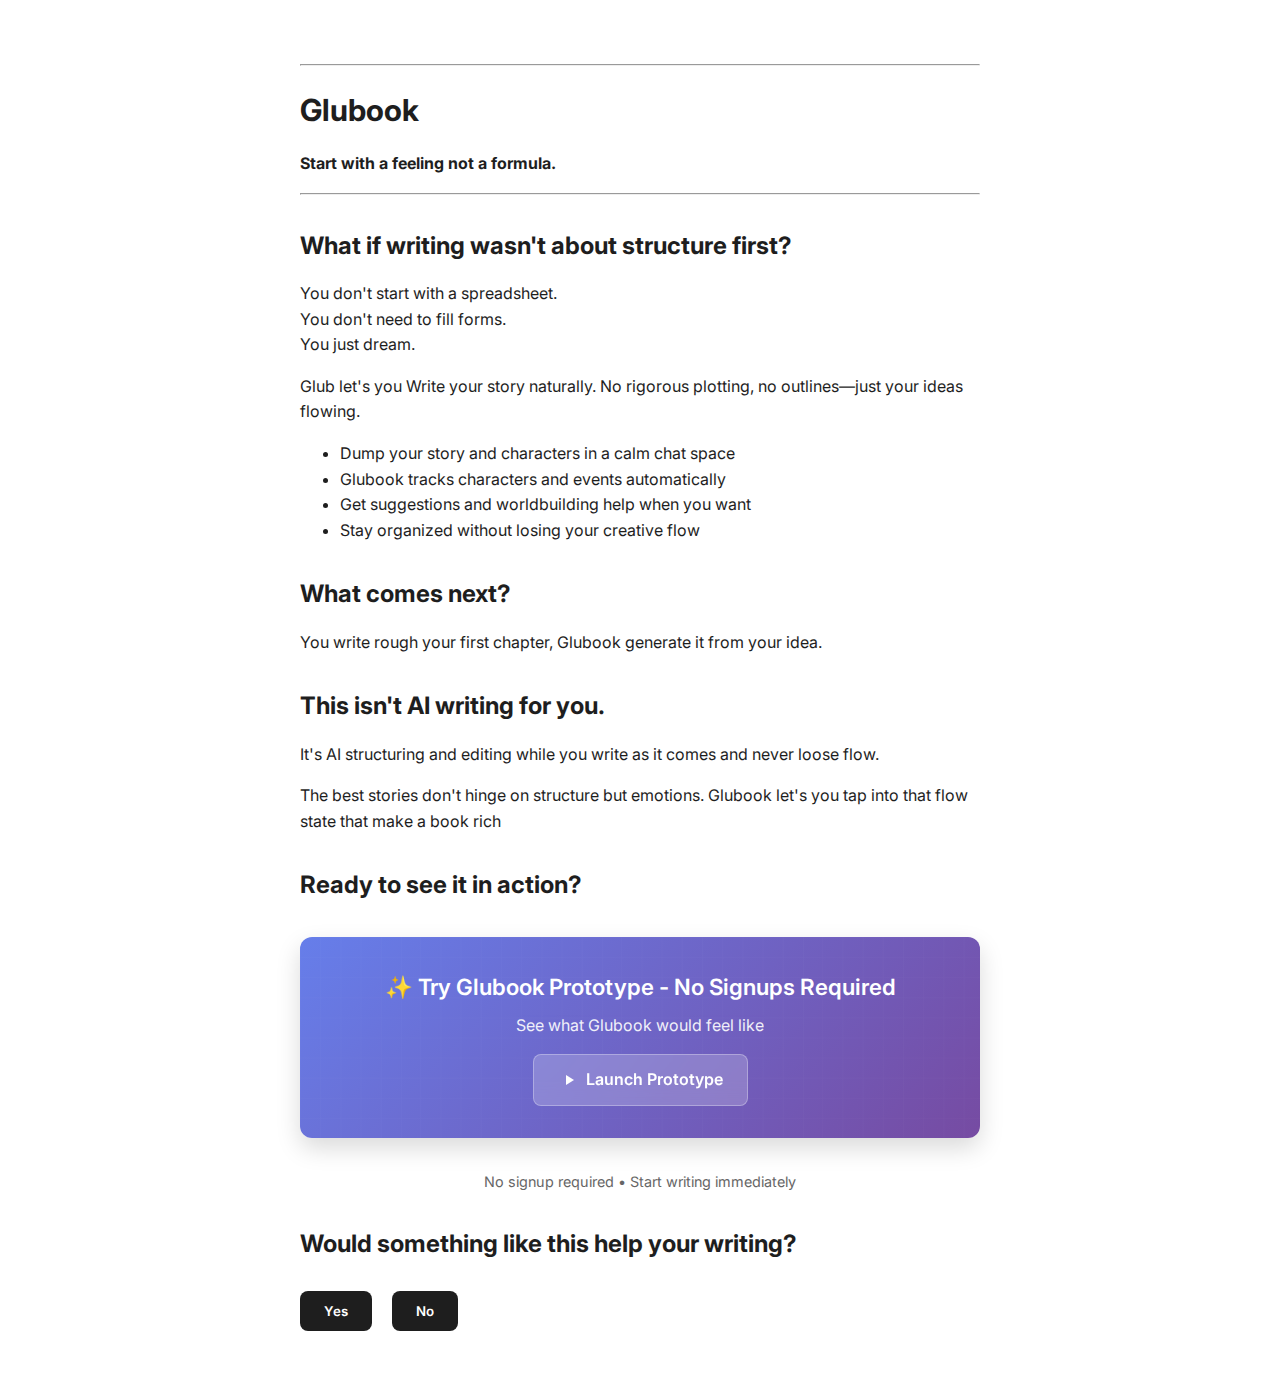
<file: glubook.html>
<!DOCTYPE html>
<html lang="en">
<head>
 <meta charset="UTF-8" />
 <meta name="viewport" content="width=device-width, initial-scale=1.0" />
 <title>Glubook — Your Story's Memory</title>
 <link href="https://fonts.googleapis.com/css2?family=Inter:wght@400;600&display=swap" rel="stylesheet">
 <!-- Google Analytics Script -->
 <script async src="https://www.googletagmanager.com/gtag/js?id=G-LCWJW5VH9X"></script>
 <script>
 window.dataLayer = window.dataLayer || [];
 function gtag(){dataLayer.push(arguments);}
 gtag('js', new Date());
 gtag('config', 'G-LCWJW5VH9X', {
 custom_map: {
 'dimension1': 'feedback_text',
 'dimension2': 'selected_reasons'
 }
 });
 </script>
 <style>
 :root {
 --primary-font: 'Inter', sans-serif;
 --primary-color: #1e1e1e;
 --secondary-color: #333;
 --border-radius: 8px;
 --light-gray: #f8f9fa;
 --border-gray: #ccc;
 --text-gray: #666;
 }

 body {
 font-family: var(--primary-font);
 margin: 0;
 padding: 2rem 1rem;
 background-color: #ffffff;
 color: var(--primary-color);
 line-height: 1.6;
 }

 .container {
 max-width: 680px;
 margin: 0 auto;
 padding: 0;
 background: transparent;
 }

 h1 {
 font-size: 1.9rem;
 margin-bottom: 1rem;
 }

 h2 {
 font-size: 1.5rem;
 margin-bottom: 0.75rem;
 }

 .section {
 margin: 2rem 0;
 }

 iframe {
 width: 100%;
 height: 360px;
 border: none;
 border-radius: 10px;
 }

 @media (max-width: 600px) {
 iframe {
 height: 200px;
 }
 body {
 padding: 1rem 0.5rem;
 }
 }

 .button {
 background-color: var(--primary-color);
 color: white;
 padding: 0.75rem 1.5rem;
 border: none;
 border-radius: var(--border-radius);
 cursor: pointer;
 font-weight: 600;
 font-family: var(--primary-font);
 text-decoration: none;
 display: inline-block;
 }

 .button:hover {
 background-color: var(--secondary-color);
 }

 .poll-buttons button {
 margin-right: 1rem;
 margin-top: 1rem;
 }

 .hidden {
 display: none;
 }

 input[type="email"], textarea {
 padding: 0.6rem;
 border: 1px solid var(--border-gray);
 border-radius: 6px;
 width: 100%;
 margin: 0.75rem 0;
 font-family: var(--primary-font);
 resize: vertical;
 }

 textarea {
 min-height: 80px;
 max-height: 150px;
 }

 .tally-feedback-container {
 margin: 2rem 0;
 border-radius: var(--border-radius);
 }

 .tally-feedback-container iframe {
 width: 100%;
 min-height: 400px;
 border: none;
 border-radius: var(--border-radius);
 }

 .formkit-input {
 color: #000;
 border: 1px solid var(--border-gray);
 border-radius: 6px;
 font-weight: 400;
 padding: 0.6rem;
 width: 100%;
 margin: 0.75rem 0;
 font-family: var(--primary-font);
 }

 .formkit-submit {
 color: #fff;
 background-color: var(--primary-color);
 border-radius: var(--border-radius);
 font-weight: 600;
 padding: 0.75rem 1.5rem;
 border: none;
 cursor: pointer;
 font-family: var(--primary-font);
 }

 .formkit-submit:hover {
 background-color: var(--secondary-color);
 }

 /* Hide Tally branding */
 [data-tally-branding] {
 display: none !important;
 }
 
 .tally-branding {
 display: none !important;
 }
 
 /* Additional selectors to hide "Made with Tally" */
 iframe[src*="tally.so"] + div,
 iframe[src*="tally.so"] ~ div[style*="text-align"],
 iframe[src*="tally.so"] ~ div[style*="center"] {
 display: none !important;
 }

 /* Prototype Link Styles */
 .prototype-link {
 display: block;
 text-decoration: none;
 color: inherit;
 background: linear-gradient(135deg, #667eea 0%, #764ba2 100%);
 border-radius: 12px;
 padding: 2rem;
 margin: 2rem 0;
 position: relative;
 overflow: hidden;
 box-shadow: 0 10px 25px rgba(0,0,0,0.15);
 transition: all 0.3s ease;
 }

 .prototype-link:hover {
 transform: translateY(-5px);
 box-shadow: 0 15px 35px rgba(0,0,0,0.2);
 }

 .prototype-content {
 position: relative;
 z-index: 2;
 text-align: center;
 color: white;
 }

 .prototype-title {
 font-size: 1.4rem;
 font-weight: 600;
 margin-bottom: 0.5rem;
 }

 .prototype-subtitle {
 font-size: 1rem;
 opacity: 0.9;
 margin-bottom: 1rem;
 }

 .prototype-cta {
 display: inline-flex;
 align-items: center;
 gap: 0.5rem;
 background: rgba(255,255,255,0.2);
 padding: 0.75rem 1.5rem;
 border-radius: 8px;
 font-weight: 600;
 backdrop-filter: blur(10px);
 border: 1px solid rgba(255,255,255,0.3);
 transition: all 0.3s ease;
 }

 .prototype-cta:hover {
 background: rgba(255,255,255,0.3);
 }

 .prototype-background {
 position: absolute;
 top: 0;
 left: 0;
 right: 0;
 bottom: 0;
 background: url('data:image/svg+xml,<svg xmlns="http://www.w3.org/2000/svg" viewBox="0 0 100 100"><defs><pattern id="grid" width="10" height="10" patternUnits="userSpaceOnUse"><path d="M 10 0 L 0 0 0 10" fill="none" stroke="rgba(255,255,255,0.1)" stroke-width="0.5"/></pattern></defs><rect width="100" height="100" fill="url(%23grid)"/></svg>');
 opacity: 0.3;
 }

 .play-icon {
 width: 20px;
 height: 20px;
 }

 @media (max-width: 600px) {
 .prototype-link {
 padding: 1.5rem;
 }
 
 .prototype-title {
 font-size: 1.2rem;
 }
 
 .prototype-subtitle {
 font-size: 0.9rem;
 }
 }
 </style>
</head>
<body>
 <div class="container">
 <div class="section">
 <hr />
 <h1>Glubook</h1>
 <p><strong>Start with a feeling not a formula.</strong></p>
 <hr />
 </div>

 <div class="section">
 <h2>What if writing wasn't about structure first?</h2>
 <p>You don't start with a spreadsheet.<br />
 You don't need to fill forms.<br />
 You just dream.</p>
<p>Glub let's you Write your story naturally. No rigorous plotting, no outlines—just your ideas flowing.</p>
<ul>
  <li>Dump your story and characters in a calm chat space</li>
  <li>Glubook tracks characters and events automatically</li>
  <li>Get suggestions and worldbuilding help when you want</li>
  <li>Stay organized without losing your creative flow</li>
</ul>

 <div class="section">
 <h2>What comes next?</h2>
 <p>You write rough your first chapter, Glubook generate it from your idea.<br />

 <div class="section">
 <h2>This isn't AI writing for you.</h2>
 <p>It's AI structuring and editing while you write as it comes and never loose flow.</p>
 <p>The best stories don't hinge on structure but emotions. Glubook let's you tap into that flow state that make a book rich</p>
 </div>

 <div class="section">
    <h2>Ready to see it in action?</h2>
    <a href="https://glubook.glub.online" target="_blank" class="prototype-link" onclick="trackPrototypeClick()">
      <div class="prototype-background"></div>
      <div class="prototype-content">
        <div class="prototype-title">✨ Try Glubook Prototype - No Signups Required</div>
        <div class="prototype-subtitle">See what Glubook would feel like</div>
        <div class="prototype-cta">
          <svg class="play-icon" fill="currentColor" viewBox="0 0 20 20">
            <path d="M8 5v10l8-5-8-5z"/>
          </svg>
          Launch Prototype
        </div>
      </div>
    </a>
    <p style="text-align: center; color: #666; font-size: 0.9rem; margin-top: 0.5rem;">
      No signup required • Start writing immediately
    </p>
 </div>

 <div class="section">
 <h2>Would something like this help your writing?</h2>
 <div class="poll-buttons">
 <button class="button" onclick="handlePoll('yes')" aria-label="Yes">Yes</button>
 <button class="button" onclick="handlePoll('no')" aria-label="No">No</button>
 </div>
 </div>

 <!-- Tally feedback form for "No" responses -->
 <div class="section hidden" id="feedback-form">
 <div class="tally-feedback-container">
 <h2>Thanks for being honest! Mind sharing what put you off?</h2>
 <iframe data-tally-src="https://tally.so/embed/mRaXll?alignLeft=1&hideTitle=1&transparentBackground=1&dynamicHeight=1" loading="lazy" width="100%" height="400" frameborder="0" marginheight="0" marginwidth="0" title="Feedback Form"></iframe>
 <script>var d=document,w="https://tally.so/widgets/embed.js",v=function(){"undefined"!=typeof Tally?Tally.loadEmbeds():d.querySelectorAll("iframe[data-tally-src]:not([src])").forEach((function(e){e.src=e.dataset.tallySrc}))};if("undefined"!=typeof Tally)v();else if(d.querySelector('script[onload*="'+w+'"]')==null){var s=d.createElement("script");s.src=w,s.onload=v,s.onerror=v,d.head.appendChild(s);}</script>
 </div>
 </div>

 <div class="section hidden" id="thank-you">
 <p>Thanks for checking it out, it means a lot. If you ever get curious and want to see how Glub evolves, feel free to <a href="https://discord.gg/37zKMJ9xA4">join the Discord</a>.</p>
 </div>

 <div class="section hidden" id="email-form">
 <p>Awesome. Want to try Glub before it launches?</p>
 <script src="https://f.convertkit.com/ckjs/ck.5.js"></script>
 <form action="https://app.kit.com/forms/8135418/subscriptions" class="seva-form formkit-form" method="post" data-sv-form="8135418" data-uid="da463f9 e09" data-format="inline" data-version="5" data-options='{"settings":{"after_subscribe":{"action":"message","success_message":"Thanks for signing up! Check your email for confirmation."},"analytics":{"google":null,"fathom":null,"facebook":null,"segment":null,"pinterest":null,"sparkloop":null,"googletagmanager":null},"modal":{"trigger":"timer","scroll_percentage":null,"timer":5,"devices":"all","show_once_every":15},"powered_by":{"show":false,"url":"https://kit.com/features/forms?utm_campaign=poweredby&utm_content=form&utm_medium=referral&utm_source=dynamic"},"recaptcha":{"enabled":false},"return_visitor":{"action":"show","custom_content":""},"slide_in":{"display_in":"bottom_right","trigger":"timer","scroll_percentage":null,"timer":5,"devices":"all","show_once_every":15},"sticky_bar":{"display_in":"top","trigger":"timer","scroll_percentage":null,"timer":5,"devices":"all","show_once_every":15}},"version":"5"}' min-width="400 500 600 700 800">
 <div data-style="clean">
 <ul class="formkit-alert formkit-alert-error" data-element="errors" data-group="alert" aria-live="polite"></ul>
 <div data-element="fields" data-stacked="false" class="seva-fields formkit-fields">
 <div class="formkit-field">
 <input class="formkit-input" name="email_address" aria-label="Email Address" placeholder="Enter your email" required type="email">
 </div>
 <button data-element="submit" class="formkit-submit formkit-submit button">
 <div class="formkit-spinner"><div></div><div></div><div></div></div>
 <span>Notify Me</span>
 </button>
 </div>
 </div>
 </form>
 </div>

 <div class="section hidden" id="final-step">
 <p>Perfect. You're now early. Want to support Glub and lock in lifetime pricing before public launch?</p>
 <a href="https://glub-eight.vercel.app/payment-gate.html" class="button" aria-label="Get Lifetime Access to Glubook">Get Lifetime Access</a>
 </div>
 </div>

 <script>
 function trackPrototypeClick() {
 if (typeof gtag === 'function') {
 gtag('event', 'prototype_clicked', {
 event_category: 'engagement',
 event_label: 'glubook_prototype_access'
 });
 }
 }

 function handlePoll(choice) {
 if (choice === 'yes') {
 // Track "Yes" click event
 if (typeof gtag === 'function') {
 gtag('event', 'poll_yes_clicked', {
 event_category: 'engagement',
 event_label: 'user_interest_yes'
 });
 }
 document.getElementById('email-form').classList.remove('hidden');
 document.getElementById('thank-you').classList.add('hidden');
 document.getElementById('feedback-form').classList.add('hidden');
 } else {
 // Track "No" click event
 if (typeof gtag === 'function') {
 gtag('event', 'poll_no_clicked', {
 event_category: 'engagement',
 event_label: 'user_interest_no'
 });
 }
 document.getElementById('feedback-form').classList.remove('hidden');
 document.getElementById('email-form').classList.add('hidden');
 document.getElementById('thank-you').classList.add('hidden');
 }
 }

 // Handle ConvertKit form submission
 document.querySelector('.formkit-form').addEventListener('submit', (e) => {
 const email = e.target.querySelector('input[name="email_address"]').value;
 if (/^\S+@\S+\.\S+$/.test(email)) {
 // Allow ConvertKit to handle submission, then show final step
 setTimeout(() => {
 document.getElementById('email-form').classList.add('hidden');
 document.getElementById('final-step').classList.remove('hidden');
 }, 1000); // Delay to allow ConvertKit to process
 } else {
 e.preventDefault();
 alert('Please enter a valid email address.');
 }
 });

 // Hide Tally branding when form is loaded
 window.addEventListener('load', function() {
 setTimeout(function() {
 // Additional attempts to hide Tally branding
 const tallyBranding = document.querySelectorAll('[data-tally-branding], .tally-branding');
 tallyBranding.forEach(el => el.style.display = 'none');
 }, 2000);
 });
 </script>
</body>
</html>
</file>
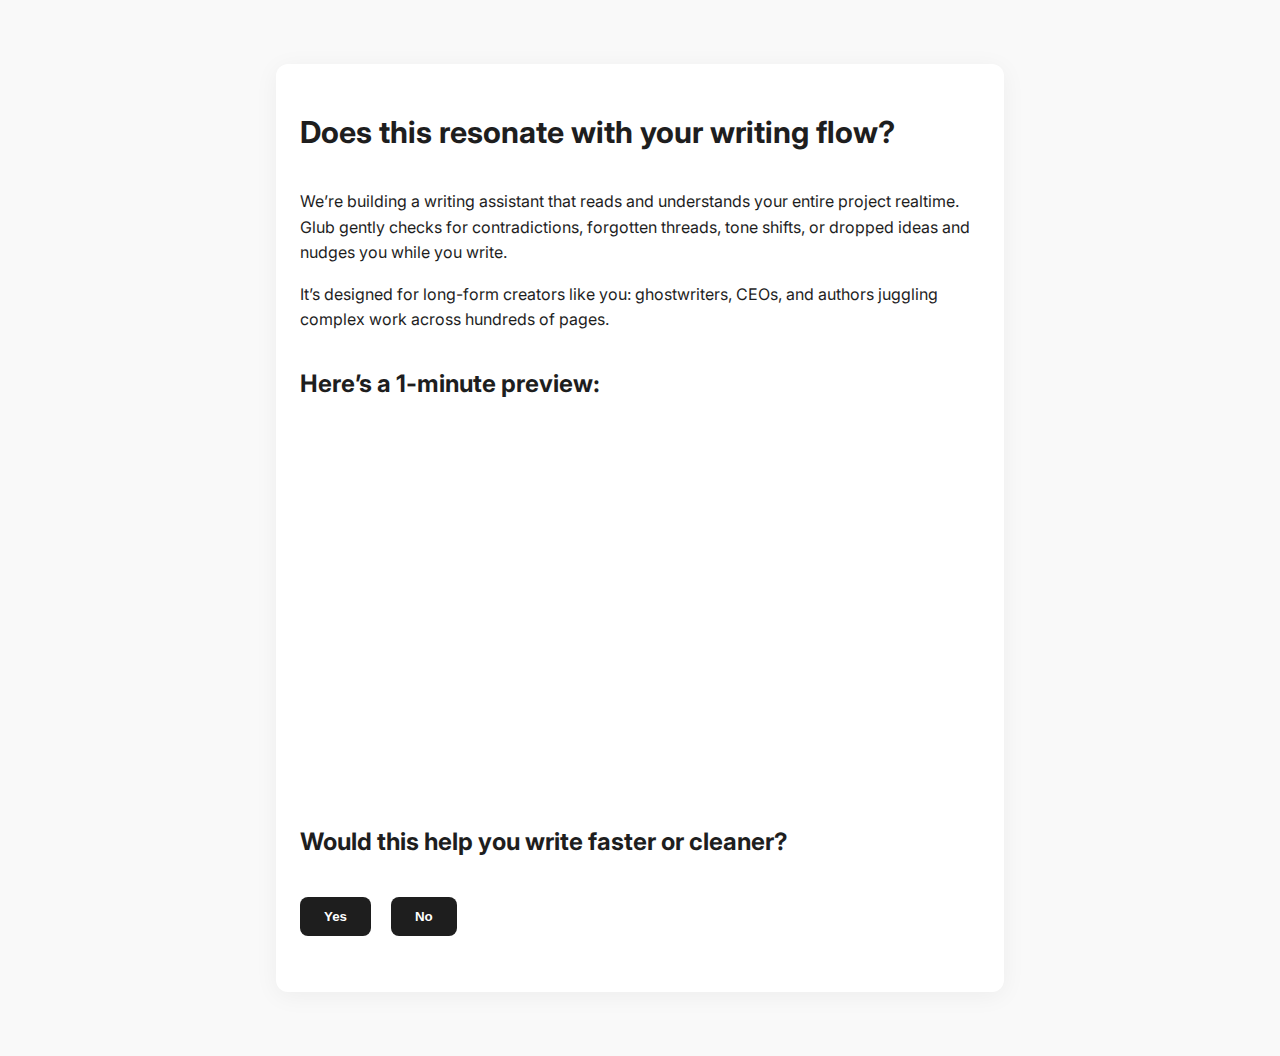
<file: home.html>
<!DOCTYPE html><html lang="en">
<head>
  <meta charset="UTF-8" />
  <meta name="viewport" content="width=device-width, initial-scale=1.0" />
  <title>Glub — Writing Without Friction</title>
  <link href="https://fonts.googleapis.com/css2?family=Inter:wght@400;600&display=swap" rel="stylesheet">
  <style>
    body {
      font-family: 'Inter', sans-serif;
      margin: 0;
      padding: 0;
      background-color: #f9f9f9;
      color: #1e1e1e;
      line-height: 1.6;
    }
    .container {
      max-width: 680px;
      margin: 4rem auto;
      padding: 1.5rem;
      background: white;
      border-radius: 12px;
      box-shadow: 0 4px 24px rgba(0, 0, 0, 0.05);
    }
    h1 {
      font-size: 1.9rem;
      margin-bottom: 1rem;
    }
    .section {
      margin: 2rem 0;
    }
    iframe {
      width: 100%;
      height: 360px;
      border: none;
      border-radius: 10px;
    }
    .button {
      background-color: #1e1e1e;
      color: white;
      padding: 0.75rem 1.5rem;
      border: none;
      border-radius: 8px;
      cursor: pointer;
      font-weight: 600;
    }
    .poll-buttons button {
      margin-right: 1rem;
      margin-top: 1rem;
    }
    .hidden {
      display: none;
    }
    input[type="email"] {
      padding: 0.6rem;
      border: 1px solid #ccc;
      border-radius: 6px;
      width: 100%;
      margin: 0.75rem 0;
    }
  </style>
</head>
<body>
  <div class="container">
    <h1>Does this resonate with your writing flow?</h1>
    <div class="section">
      <p>
        We’re building a writing assistant that reads and understands your entire project realtime.
        Glub gently checks for contradictions, forgotten threads, tone shifts, or dropped ideas and nudges you while you write.
      </p>
      <p>
        It’s designed for long-form creators like you: ghostwriters, CEOs, and authors juggling complex work across hundreds of pages.
      </p>
    </div><div class="section">
  <h2>Here’s a 1-minute preview:</h2>
  <iframe src="https://www.youtube-nocookie.com/embed/GValZMVhZVI" allowfullscreen></iframe>
</div>

<div class="section">
  <h2>Would this help you write faster or cleaner?</h2>
  <div class="poll-buttons">
    <button class="button" onclick="handlePoll('yes')">Yes</button>
    <button class="button" onclick="handlePoll('no')">No</button>
  </div>
</div>

<div class="section hidden" id="thank-you">
  <p>Thanks for checking it out, it means a lot. If you ever get curious and want to know what became of it, feel free to <a href="#">join the Discord</a>.</p>
</div>

<div class="section hidden" id="email-form">
  <p>Great! Want to be notified when Glub launches?</p>
  <input type="email" id="email" placeholder="Enter your email" />
  <button class="button" onclick="handleEmailSubmit()">Notify Me</button>
</div>

<div class="section hidden" id="final-step">
  <p>Thanks — you're now early. Want to check out the pre-sale + join Discord?</p>
  <a href="#" class="button">Join Pre-sale & Community</a>
</div>

  </div>  <script>
    function handlePoll(choice) {
      if (choice === 'yes') {
        document.getElementById('email-form').classList.remove('hidden');
      } else {
        document.getElementById('thank-you').classList.remove('hidden');
      }
    }

    function handleEmailSubmit() {
      const email = document.getElementById('email').value;
      if (email) {
        // Replace with real backend/email collection logic
        document.getElementById('email-form').classList.add('hidden');
        document.getElementById('final-step').classList.remove('hidden');
      }
    }
  </script></body>
</html>
</file>
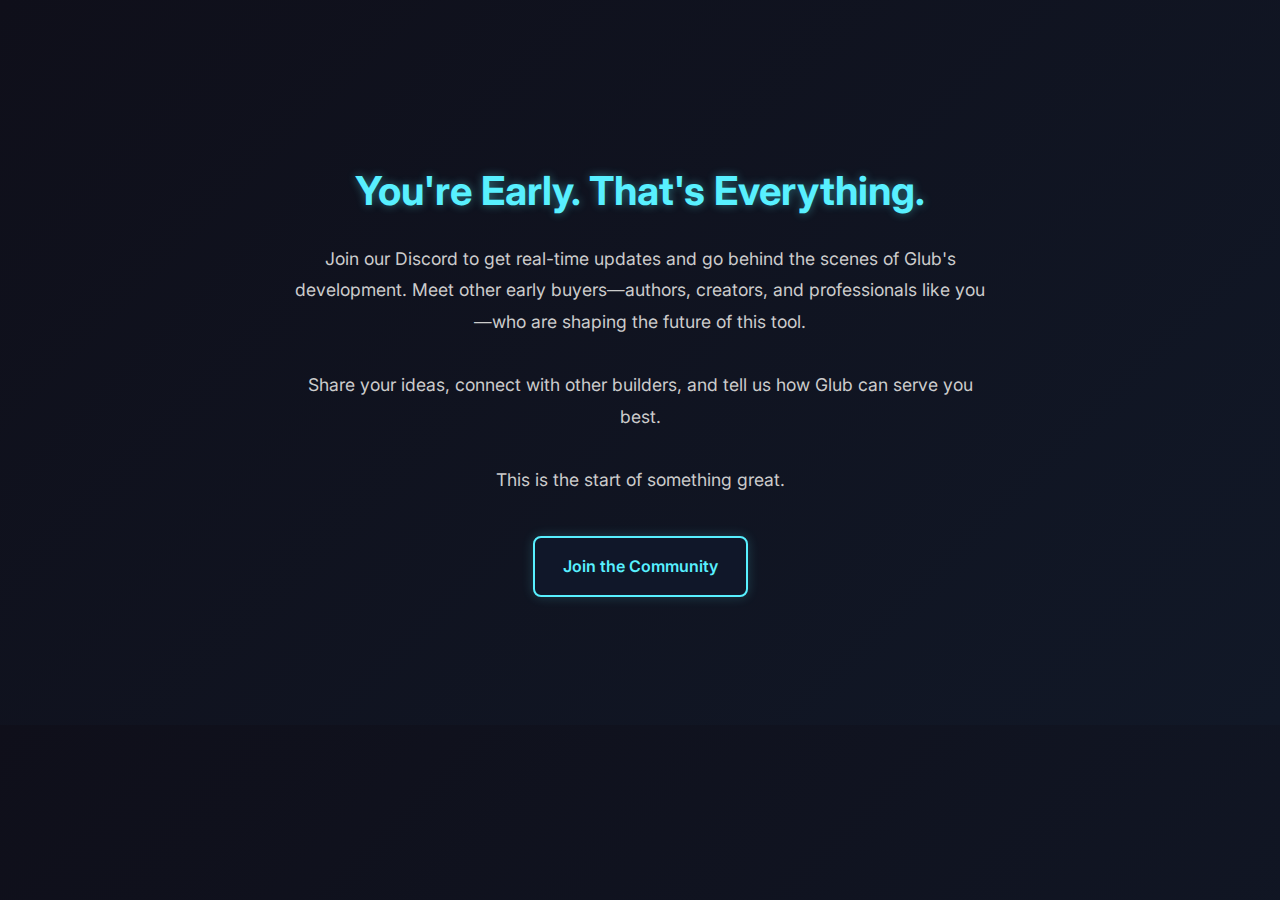
<file: next-step.html>
<!DOCTYPE html>
<html lang="en">
<head>
  <meta charset="UTF-8" />
  <meta name="viewport" content="width=device-width, initial-scale=1.0"/>
  <title>Welcome to Glub</title>
  <style>
    @import url('https://fonts.googleapis.com/css2?family=Inter:wght@400;700&display=swap');

    * {
      box-sizing: border-box;
    }

    body {
      margin: 0;
      padding: 0;
      font-family: 'Inter', sans-serif;
      background: linear-gradient(135deg, #0f0f1a, #111827);
      color: #e0e0f0;
      text-align: center;
      padding: 10% 5%;
      line-height: 1.8;
      animation: fadeIn 1.2s ease-in-out;
    }

    h1 {
      font-size: 2.5rem;
      color: #58f0ff;
      margin-bottom: 1rem;
      text-shadow: 0 0 10px #58f0ff66;
    }

    p {
      max-width: 700px;
      margin: 0 auto 2.5rem;
      font-size: 1.1rem;
      color: #ccc;
    }

    a {
      display: inline-block;
      background: #101729;
      color: #58f0ff;
      text-decoration: none;
      padding: 14px 28px;
      border: 2px solid #58f0ff;
      border-radius: 8px;
      font-weight: 600;
      font-size: 1rem;
      box-shadow: 0 0 12px #58f0ff33;
      transition: all 0.3s ease;
    }

    a:hover {
      background: #58f0ff;
      color: #0f0f1a;
      box-shadow: 0 0 18px #58f0ff88;
      transform: scale(1.05);
    }

    @keyframes fadeIn {
      0% {
        opacity: 0;
        transform: translateY(20px);
      }
      100% {
        opacity: 1;
        transform: translateY(0);
      }
    }

    @media (max-width: 600px) {
      h1 {
        font-size: 2rem;
      }

      p {
        font-size: 1rem;
        padding: 0 10px;
      }
    }
  </style>
</head>
<body>
  <h1>You're Early. That's Everything.</h1>
  <p>
    Join our Discord to get real-time updates and go behind the scenes of Glub's development.  
    Meet other early buyers—authors, creators, and professionals like you—who are shaping the future of this tool.
    <br /><br />
    Share your ideas, connect with other builders, and tell us how Glub can serve you best.
    <br /><br />
    This is the start of something great.
  </p>
  <a href="https://discord.gg/TDARC4ga" target="_blank">Join the Community</a>
</body>
</html>
</file>
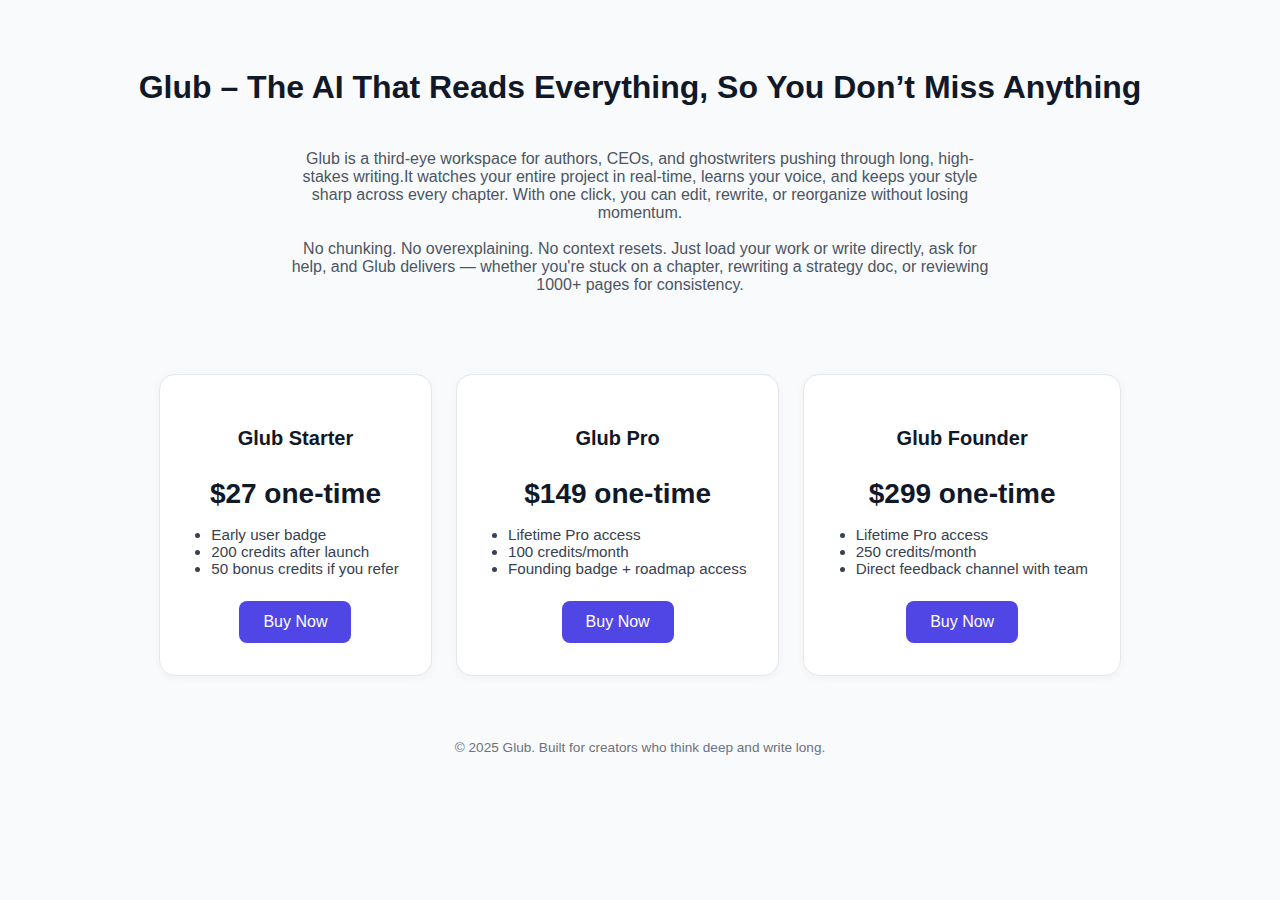
<file: payment-gate.html>
<!DOCTYPE html>
<html lang="en">
<head>
  <meta charset="UTF-8" />
  <meta name="viewport" content="width=device-width, initial-scale=1.0" />
  <title>Glub – The AI That Reads Everything, So You Don’t Miss Anything</title>
  <style>
    body {
      font-family: 'Segoe UI', sans-serif;
      margin: 0;
      padding: 0;
      background-color: #f9fafb;
      color: #111827;
    }
    header {
      text-align: center;
      padding: 3rem 1rem 1rem;
    }
    h1 {
      font-size: 2rem;
      margin-bottom: 0.5rem;
    }
    p.description {
      max-width: 700px;
      margin: 0 auto 2rem;
      font-size: 1rem;
      color: #4b5563;
    }
    section#pricing {
      display: flex;
      flex-wrap: wrap;
      justify-content: center;
      gap: 1.5rem;
      padding: 2rem;
    }
    .pricing-card {
      background: white;
      border: 1px solid #e5e7eb;
      border-radius: 1rem;
      padding: 2rem;
      max-width: 300px;
      box-shadow: 0 2px 10px rgba(0,0,0,0.04);
      text-align: center;
    }
    .pricing-card h3 {
      font-size: 1.25rem;
      margin-bottom: 0.5rem;
    }
    .pricing-card p.price {
      font-size: 1.75rem;
      font-weight: bold;
      margin-bottom: 1rem;
      color: #111827;
    }
    .pricing-card ul {
      list-style: disc;
      text-align: left;
      padding-left: 1.2rem;
      font-size: 0.95rem;
      margin-bottom: 1.5rem;
      color: #374151;
    }
    .buy-button {
      display: inline-block;
      background: #4f46e5;
      color: white;
      text-decoration: none;
      padding: 0.75rem 1.5rem;
      border-radius: 0.5rem;
      font-weight: 500;
      transition: background 0.2s ease;
    }
    .buy-button:hover {
      background: #4338ca;
    }
    footer {
      text-align: center;
      font-size: 0.85rem;
      color: #6b7280;
      margin-top: 2rem;
      padding-bottom: 1rem;
    }
  </style>
</head>
<body>
  <header>
    <h1>Glub – The AI That Reads Everything, So You Don’t Miss Anything</h1>
    <p class="description">
      <br/><br/>
     Glub is a third-eye workspace for authors, CEOs, and ghostwriters pushing through long, high-stakes writing.It watches your entire project in real-time, learns your voice, and keeps your style sharp across every chapter. With one click, you can edit, rewrite, or reorganize without losing momentum.
      <br/><br/>
      No chunking. No overexplaining. No context resets. Just load your work or write directly, ask for help, and Glub delivers — whether you're stuck on a chapter, rewriting a strategy doc, or reviewing 1000+ pages for consistency.
    </p>
  </header>

  <section id="pricing">
    <div class="pricing-card">
      <h3>Glub Starter</h3>
      <p class="price">$27 one-time</p>
      <ul>
        <li>Early user badge</li>
        <li>200 credits after launch</li>
        <li>50 bonus credits if you refer</li>
      </ul>
      <a href="https://flutterwave.com/pay/glub" class="buy-button">Buy Now</a>
    </div>

    <div class="pricing-card">
      <h3>Glub Pro</h3>
      <p class="price">$149 one-time</p>
      <ul>
        <li>Lifetime Pro access</li>
        <li>100 credits/month</li>
        <li>Founding badge + roadmap access</li>
      </ul>
      <a href="https://flutterwave.com/pay/glub-payment" class="buy-button">Buy Now</a>
    </div>

    <div class="pricing-card">
      <h3>Glub Founder</h3>
      <p class="price">$299 one-time</p>
      <ul>
        <li>Lifetime Pro access</li>
        <li>250 credits/month</li>
        <li>Direct feedback channel with team</li>
      </ul>
      <a href="https://flutterwave.com/pay/lho5edok0phg" class="buy-button">Buy Now</a>
    </div>
  </section>

  <footer>
    &copy; 2025 Glub. Built for creators who think deep and write long.
  </footer>
</body>
</html>
</file>
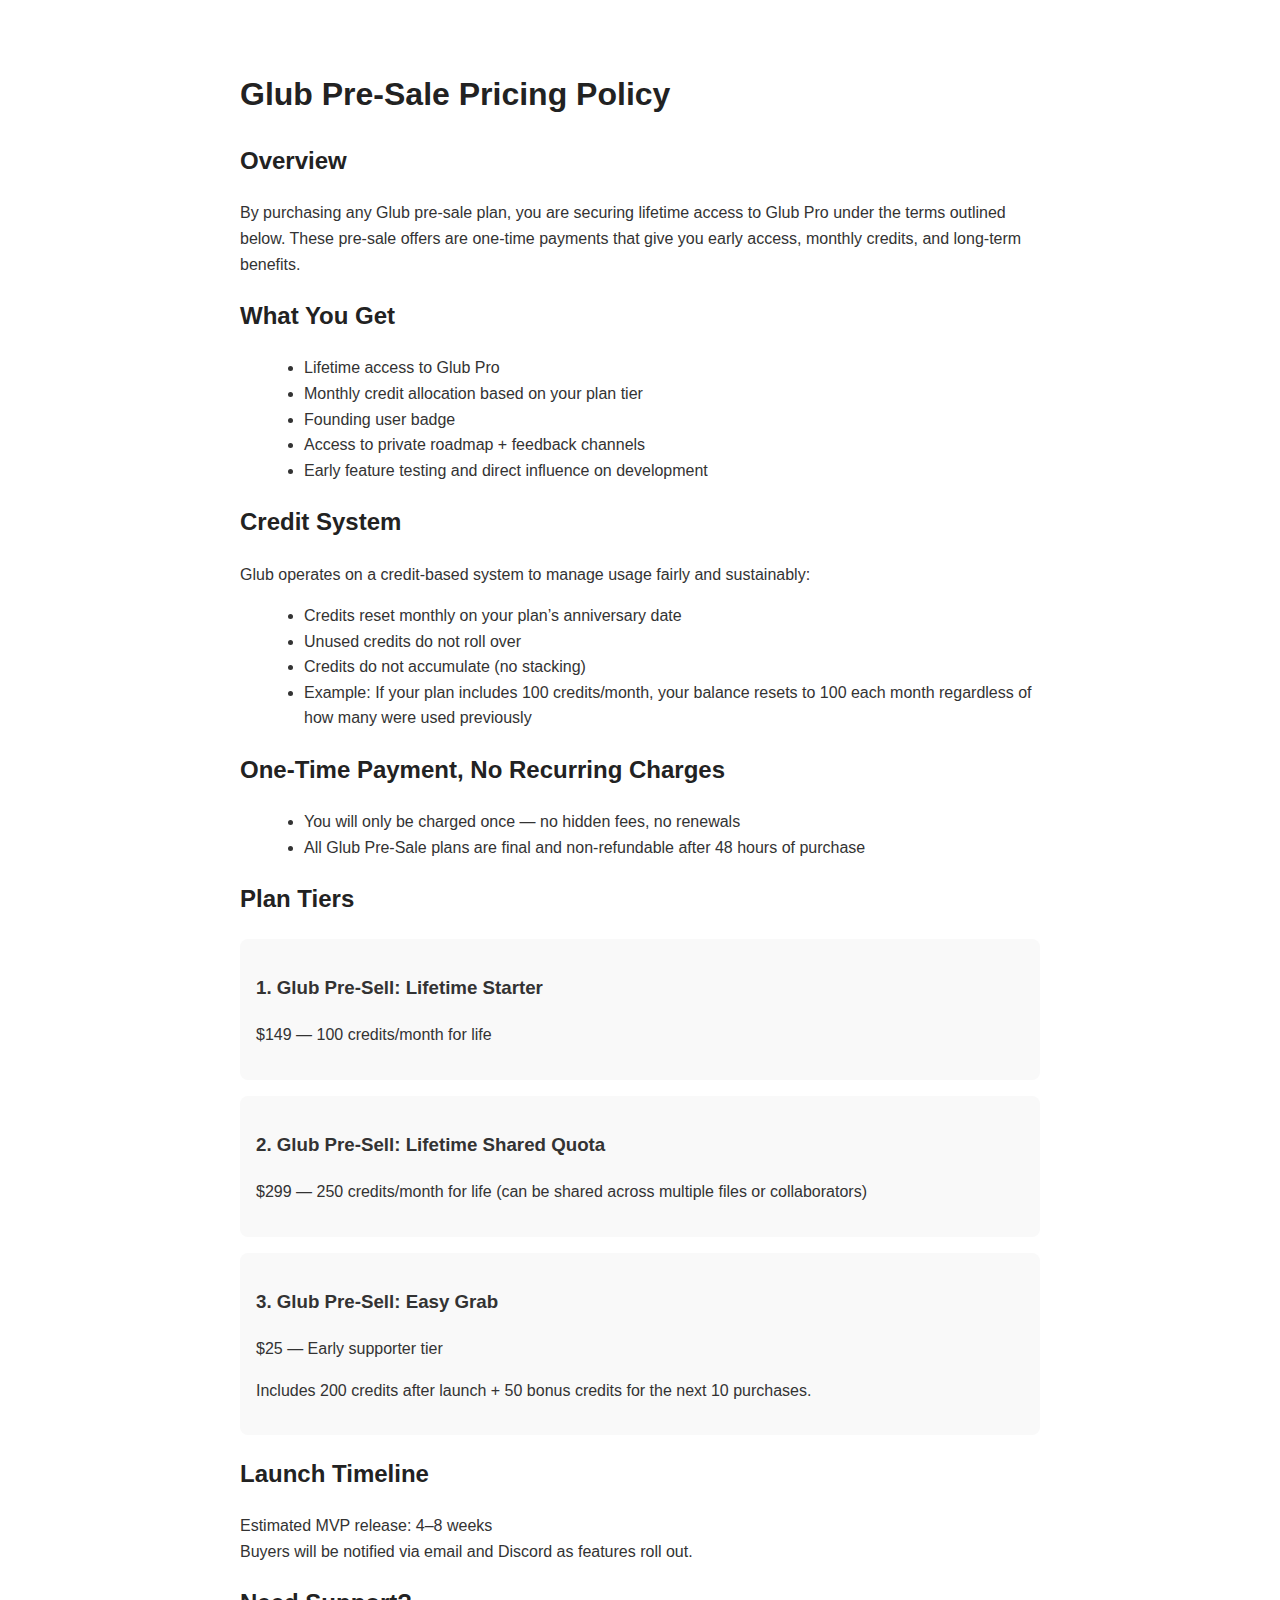
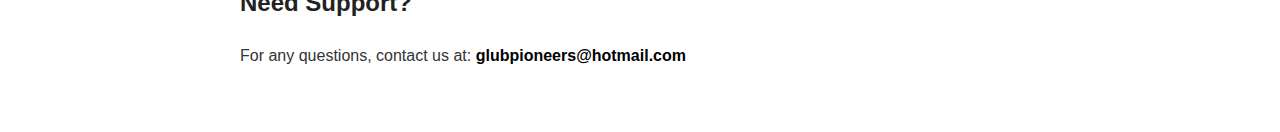
<file: pricing.html>
<!DOCTYPE html>
<html lang="en">
<head>
  <meta charset="UTF-8">
  <title>Glub Pre-Sale Pricing</title>
  <style>
    body {
      font-family: Arial, sans-serif;
      line-height: 1.6;
      max-width: 800px;
      margin: 2rem auto;
      padding: 1rem;
      color: #333;
    }
    h1, h2 {
      color: #222;
    }
    ul {
      margin-left: 1.5rem;
    }
    strong {
      color: #000;
    }
    .plan {
      background: #f9f9f9;
      padding: 1rem;
      border-radius: 8px;
      margin: 1rem 0;
    }
  </style>
</head>
<body>

  <h1>Glub Pre-Sale Pricing Policy</h1>

  <h2>Overview</h2>
  <p>By purchasing any Glub pre-sale plan, you are securing lifetime access to Glub Pro under the terms outlined below. These pre-sale offers are one-time payments that give you early access, monthly credits, and long-term benefits.</p>

  <h2>What You Get</h2>
  <ul>
    <li>Lifetime access to Glub Pro</li>
    <li>Monthly credit allocation based on your plan tier</li>
    <li>Founding user badge</li>
    <li>Access to private roadmap + feedback channels</li>
    <li>Early feature testing and direct influence on development</li>
  </ul>

  <h2>Credit System</h2>
  <p>Glub operates on a credit-based system to manage usage fairly and sustainably:</p>
  <ul>
    <li>Credits reset monthly on your plan’s anniversary date</li>
    <li>Unused credits do not roll over</li>
    <li>Credits do not accumulate (no stacking)</li>
    <li>Example: If your plan includes 100 credits/month, your balance resets to 100 each month regardless of how many were used previously</li>
  </ul>

  <h2>One-Time Payment, No Recurring Charges</h2>
  <ul>
    <li>You will only be charged once — no hidden fees, no renewals</li>
    <li>All Glub Pre-Sale plans are final and non-refundable after 48 hours of purchase</li>
  </ul>

  <h2>Plan Tiers</h2>

  <div class="plan">
    <h3>1. Glub Pre-Sell: Lifetime Starter</h3>
    <p>$149 — 100 credits/month for life</p>
  </div>

  <div class="plan">
    <h3>2. Glub Pre-Sell: Lifetime Shared Quota</h3>
    <p>$299 — 250 credits/month for life (can be shared across multiple files or collaborators)</p>
  </div>

  <div class="plan">
    <h3>3. Glub Pre-Sell: Easy Grab</h3>
    <p>$25 — Early supporter tier</p>
    <p>Includes 200 credits after launch + 50 bonus credits for the next 10 purchases.</p>
  </div>

  <h2>Launch Timeline</h2>
  <p>Estimated MVP release: 4–8 weeks<br>
  Buyers will be notified via email and Discord as features roll out.</p>

  <h2>Need Support?</h2>
  <p>For any questions, contact us at: <strong>glubpioneers@hotmail.com</strong></p>

</body>
</html>
</file>
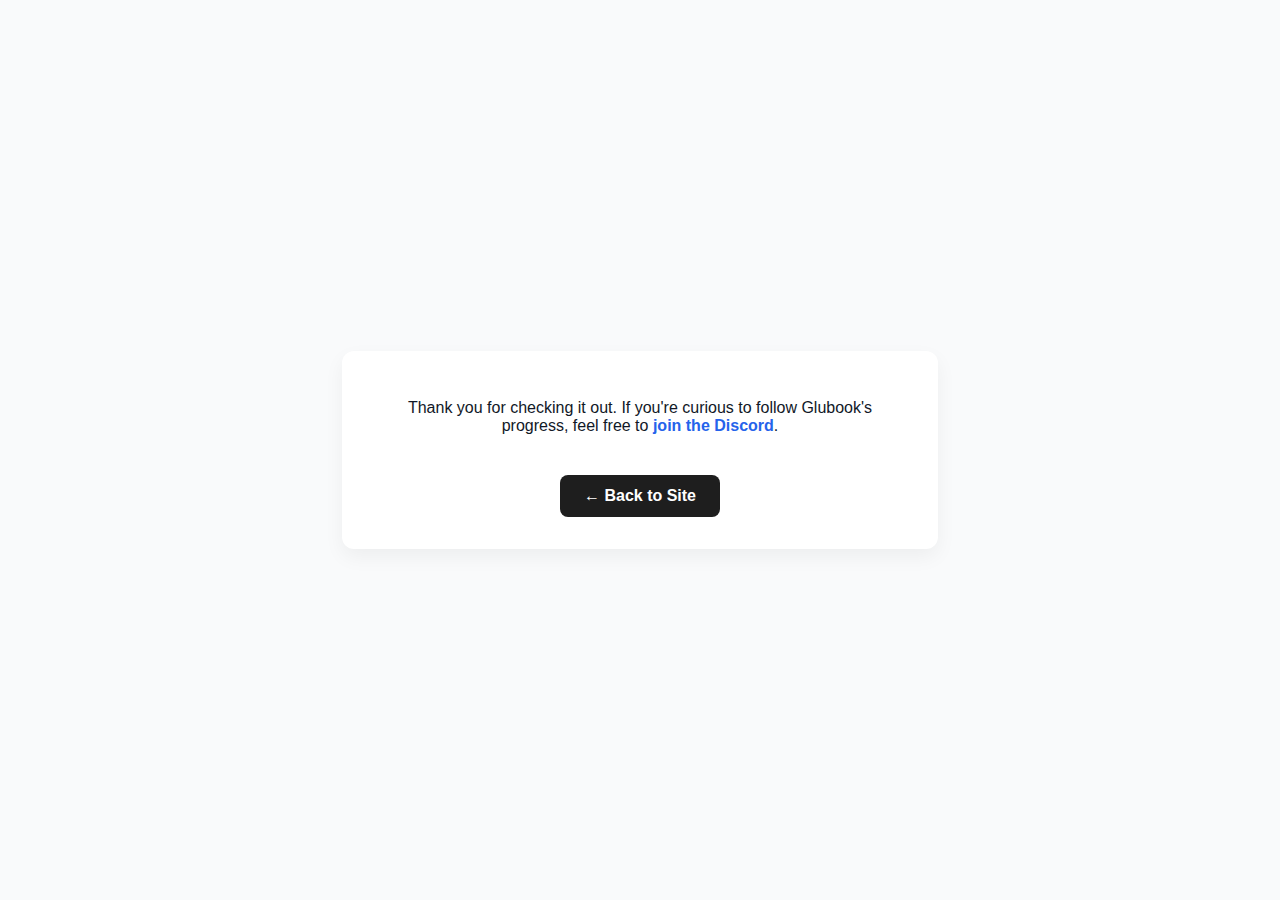
<file: redirect.html>
<!DOCTYPE html>
<html lang="en">
<head>
  <meta charset="UTF-8" />
  <meta name="viewport" content="width=device-width, initial-scale=1.0" />
  <title>Thank You – Glubook</title>
  <style>
    body {
      font-family: sans-serif;
      background-color: #f9fafb;
      color: #111827;
      display: flex;
      justify-content: center;
      align-items: center;
      height: 100vh;
      margin: 0;
    }
    .section {
      background: white;
      padding: 2rem 3rem;
      border-radius: 12px;
      box-shadow: 0 8px 20px rgba(0,0,0,0.05);
      max-width: 500px;
      text-align: center;
    }
    a {
      color: #2563eb;
      text-decoration: none;
      font-weight: 600;
    }
    a:hover {
      text-decoration: underline;
    }
    .button {
      background-color: #1e1e1e;
      color: white;
      padding: 0.75rem 1.5rem;
      border: none;
      border-radius: 8px;
      cursor: pointer;
      font-weight: 600;
      font-family: sans-serif;
      text-decoration: none;
      display: inline-block;
      margin-top: 1.5rem;
      transition: background-color 0.3s ease;
    }
    .button:hover {
      background-color: #333;
      text-decoration: none;
    }
    .hidden {
      display: none;
    }
  </style>
</head>
<body>
  <div class="section" id="thank-you"> 
    <p>Thank you for checking it out. If you're curious to follow Glubook's progress, feel free to <a href="https://discord.gg/xvfXcqK2" target="_blank">join the Discord</a>.</p>
    <a href="https://glub-eight.vercel.app/" class="button">← Back to Site</a>
  </div>
</body>
</html>
</file>
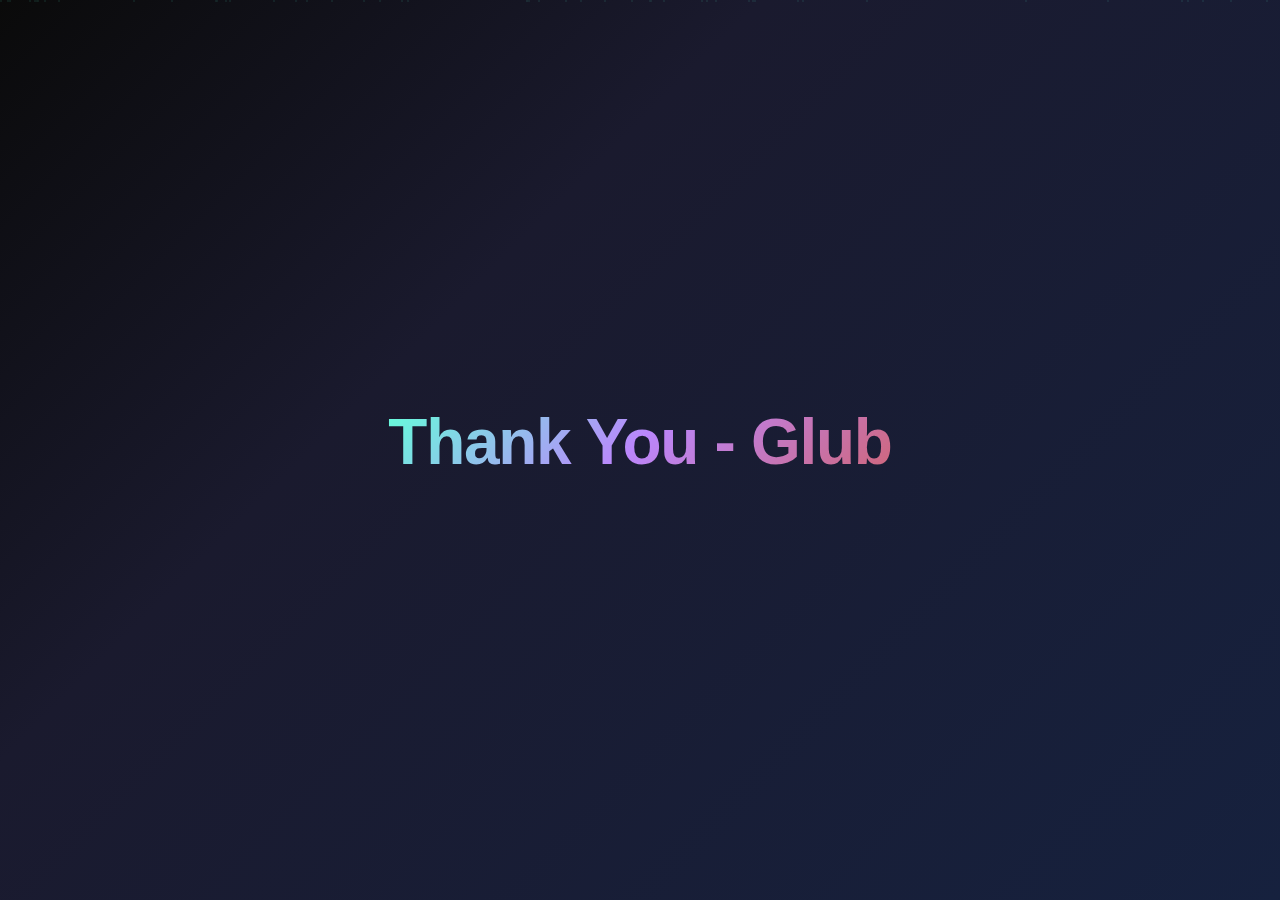
<file: thankyou.html>
<!DOCTYPE html>
<html lang="en">
<head>
    <meta charset="UTF-8">
    <meta name="viewport" content="width=device-width, initial-scale=1.0">
    <meta name="robots" content="noindex">
    <title>Thank You</title>
    <style>
        * {
            margin: 0;
            padding: 0;
            box-sizing: border-box;
        }
        body {
            font-family: -apple-system, BlinkMacSystemFont, 'Segoe UI', Roboto, sans-serif;
            background: linear-gradient(135deg, #0a0a0a 0%, #1a1a2e 35%, #16213e 100%);
            color: #ffffff;
            display: flex;
            justify-content: center;
            align-items: center;
            min-height: 100vh;
            text-align: center;
            overflow: hidden;
        }
        /* Animated background particles (from main page) */
        .bg-particles {
            position: fixed;
            top: 0;
            left: 0;
            width: 100%;
            height: 100%;
            z-index: -1;
            opacity: 0.1;
        }
        .particle {
            position: absolute;
            width: 2px;
            height: 2px;
            background: #64ffda;
            border-radius: 50%;
            animation: float 20s infinite linear;
        }
        @keyframes float {
            0% { transform: translateY(100vh) translateX(0px); opacity: 0; }
            10% { opacity: 1; }
            90% { opacity: 1; }
            100% { transform: translateY(-100vh) translateX(100px); opacity: 0; }
        }
        .container {
            max-width: 600px;
            padding: 2rem;
            position: relative;
        }
        h1 {
            font-size: clamp(2.5rem, 6vw, 4rem);
            font-weight: 900;
            background: linear-gradient(135deg, #64ffda 0%, #bb86fc 50%, #cf6679 100%);
            -webkit-background-clip: text;
            -webkit-text-fill-color: transparent;
            background-clip: text;
            margin-bottom: 1rem;
            letter-spacing: -0.02em;
            animation: glow 3s ease-in-out infinite alternate;
        }
        @keyframes glow {
            from { filter: drop-shadow(0 0 20px rgba(100, 255, 218, 0.3)); }
            to { filter: drop-shadow(0 0 40px rgba(100, 255, 218, 0.6)); }
        }
    </style>
</head>
<body>
    <div class="bg-particles" id="particles"></div>
    <div class="container">
        <h1>Thank You - Glub</h1>
    </div>
    <script>
        // Create animated background particles (from main page)
        function createParticles() {
            const container = document.getElementById('particles');
            const particleCount = 50;
            for (let i = 0; i < particleCount; i++) {
                const particle = document.createElement('div');
                particle.className = 'particle';
                particle.style.left = Math.random() * 100 + '%';
                particle.style.animationDelay = Math.random() * 20 + 's';
                particle.style.animationDuration = (Math.random() * 10 + 15) + 's';
                container.appendChild(particle);
            }
        }

        // Check if page has been visited
        if (localStorage.getItem('thankYouVisited')) {
            window.location.href = 'https://www.glub.online';
        } else {
            localStorage.setItem('thankYouVisited', 'true');
            // Redirect after 3 seconds
            setTimeout(() => {
                window.location.href = 'https://www.glub.online';
            }, 3000);
        }

        // Initialize particles
        document.addEventListener('DOMContentLoaded', createParticles);
    </script>
</body>
</html>
</file>
